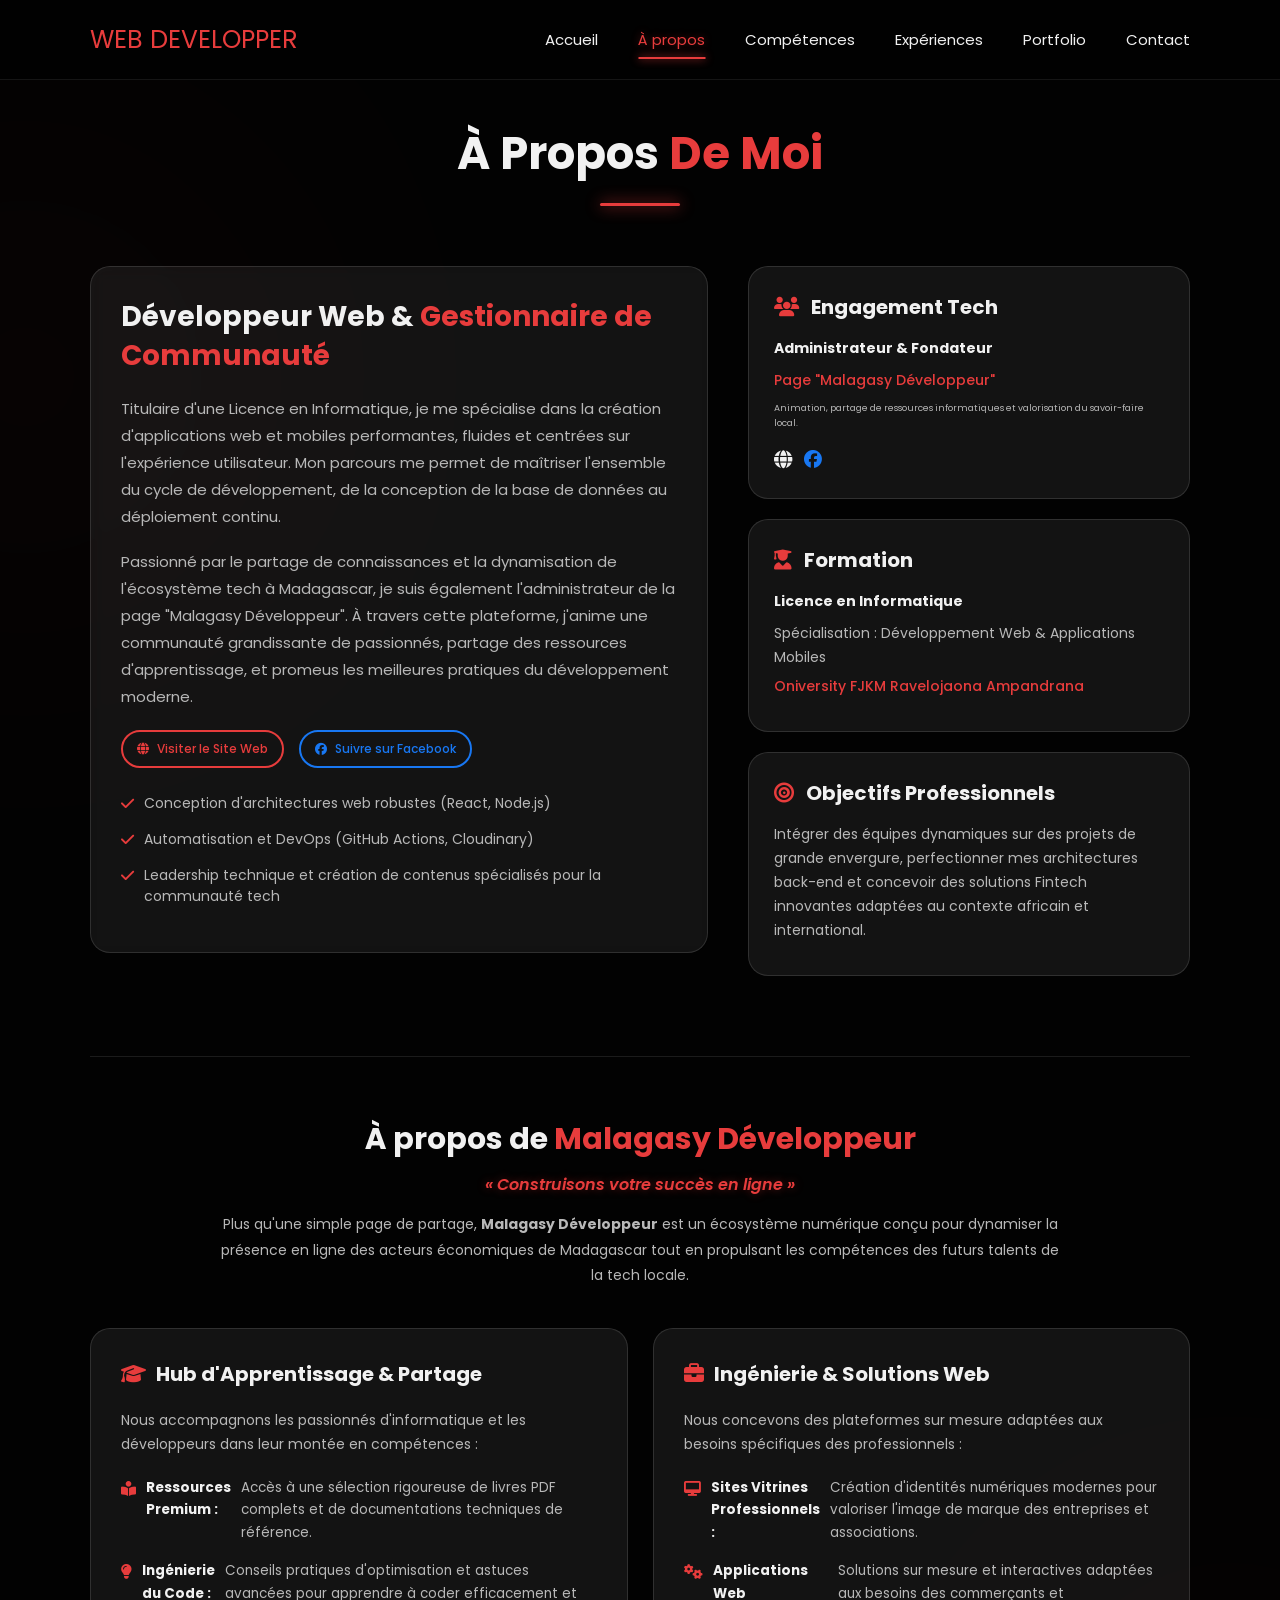
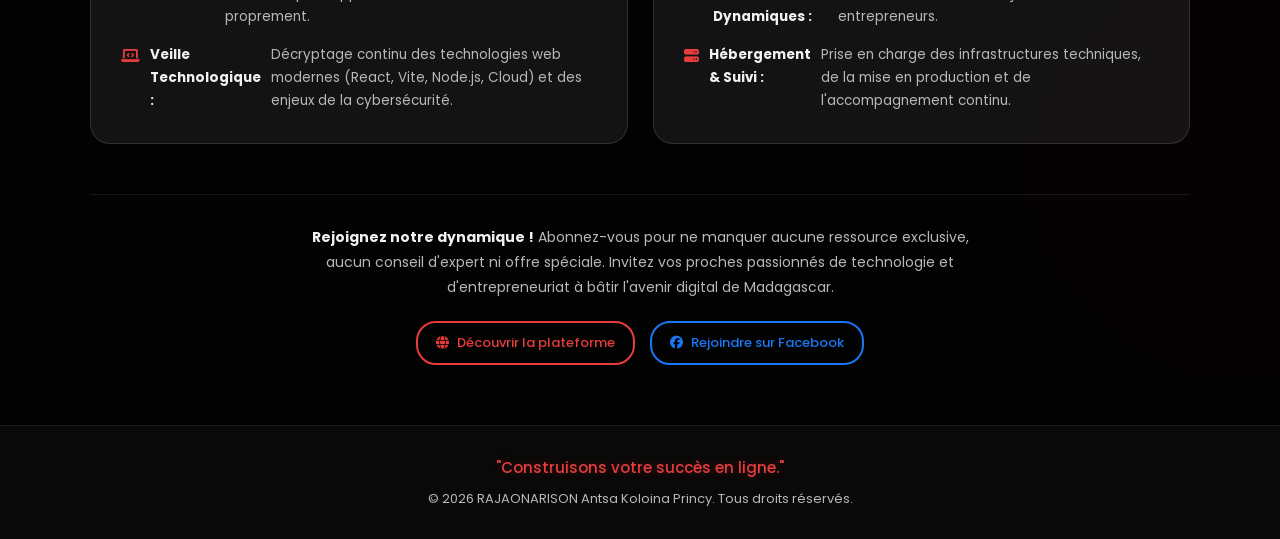
<file: about.html>
<!DOCTYPE html>
<html lang="fr">
<head>
    <meta charset="UTF-8">
    <meta name="viewport" content="width=device-width, initial-scale=1.0">
    <title>À Propos | RAJAONARISON Antsa Koloina Princy</title>
    <link rel="stylesheet" href="about.css">
    <link rel="stylesheet" href="https://unpkg.com/boxicons@2.1.4/css/boxicons.min.css">
    <link rel="stylesheet" href="https://cdnjs.cloudflare.com/ajax/libs/font-awesome/6.4.0/css/all.min.css">
</head>
<body>

    <!-- Navigation -->
    <header>
      <a href="" class="logo">
        <span class="sp-1">WEB</span><span class="sp-2"> DEVELOPPER</span>
      </a>
      <i class="bx bx-menu" id="menu-burger"></i>
      <nav class="navbar">
        <a href="index.html">Accueil</a>
        <a href="about.html" class="active">À propos</a>
        <a href="competences.html" class="nav-link">Compétences</a>
        <a href="experiences.html" class="nav-link">Expériences</a>
        <a href="Portfolio.html">Portfolio</a>
        <a href="Contact.html">Contact</a>
      </nav>
    </header>

    <main class="page-container">
        <section class="detailed-section">
            <div class="container">
                <h1 class="page-title">À Propos <span class="accent">De Moi</span></h1>
                
                <div class="about-grid-detailed">
                    <!-- Colonne Principale (Gauche) -->
                    <div class="about-main-text">
                        <h2>Développeur Web & <span class="accent">Gestionnaire de Communauté</span></h2>
                        <p>
                            Titulaire d'une Licence en Informatique, je me spécialise dans la création d'applications web et mobiles performantes, fluides et centrées sur l'expérience utilisateur. Mon parcours me permet de maîtriser l'ensemble du cycle de développement, de la conception de la base de données au déploiement continu.
                        </p>
                        <p>
                            Passionné par le partage de connaissances et la dynamisation de l'écosystème tech à Madagascar, je suis également l'administrateur de la page "Malagasy Développeur". À travers cette plateforme, j'anime une communauté grandissante de passionnés, partage des ressources d'apprentissage, et promeus les meilleures pratiques du développement moderne.
                        </p>
                
                        <!-- Boutons d'action -->
                        <div class="community-links" style="margin: 20px 0; display: flex; gap: 15px; flex-wrap: wrap;">
                            <a href="https://malagasydeveloppeur.netlify.app/" target="_blank" rel="noopener noreferrer" class="btn btn-primary btn-sm">
                                <i class="fas fa-globe"></i> Visiter le Site Web
                            </a>
                            <a href="https://www.facebook.com/share/14etR3D4cDu/?mibextid=wwXlfr" target="_blank" rel="noopener noreferrer" class="btn btn-secondary btn-sm">
                                <i class="fab fa-facebook"></i> Suivre sur Facebook
                            </a>
                        </div>
                
                        <ul class="custom-bullets">
                            <li><i class="fas fa-check accent"></i> Conception d'architectures web robustes (React, Node.js)</li>
                            <li><i class="fas fa-check accent"></i> Automatisation et DevOps (GitHub Actions, Cloudinary)</li>
                            <li><i class="fas fa-check accent"></i> Leadership technique et création de contenus spécialisés pour la communauté tech</li>
                        </ul>
                    </div>
                
                    <!-- Colonne Latérale / Sidebar (Droite) -->
                    <div class="about-sidebar-cards">
                        <!-- Carte 1 : Engagement Tech (Malagasy Développeur) -->
                        <div class="info-card-detailed community-card">
                            <h3><i class="fas fa-users accent"></i> Engagement Tech</h3>
                            <p><strong>Administrateur & Fondateur</strong></p>
                            <p class="institution">Page "Malagasy Développeur"</p>
                            <p style="font-size: 0.9rem; margin-top: 8px; color: var(--text-muted);">Animation, partage de ressources informatiques et valorisation du savoir-faire local.</p>
                            
                            <!-- Liens rapides -->
                            <div class="card-quick-links" style="margin-top: 15px; display: flex; gap: 12px;">
                                <a href="https://malagasydeveloppeur.netlify.app/" target="_blank" rel="noopener noreferrer" title="Site Web" style="color: var(--accent-color); font-size: 1.2rem;"><i class="fas fa-globe"></i></a>
                                <a href="https://www.facebook.com/share/14etR3D4cDu/?mibextid=wwXlfr" target="_blank" rel="noopener noreferrer" title="Page Facebook" style="color: #1877f2; font-size: 1.2rem;"><i class="fab fa-facebook"></i></a>
                            </div>
                        </div>
                
                        <!-- Carte 2 : Formation & Diplôme -->
                        <div class="info-card-detailed">
                            <h3><i class="fas fa-user-graduate accent"></i> Formation</h3>
                            <p><strong>Licence en Informatique</strong></p>
                            <p style="margin-bottom: 5px;">Spécialisation : Développement Web & Applications Mobiles</p>
                            <p class="institution">Oniversity FJKM Ravelojaona Ampandrana</p>
                        </div>
                        
                        <!-- Carte 3 : Objectifs -->
                        <div class="info-card-detailed">
                            <h3><i class="fas fa-bullseye accent"></i> Objectifs Professionnels</h3>
                            <p>Intégrer des équipes dynamiques sur des projets de grande envergure, perfectionner mes architectures back-end et concevoir des solutions Fintech innovantes adaptées au contexte africain et international.</p>
                        </div>
                    </div>
                </div> <!-- Fin de la grille (.about-grid-detailed) -->

                <!-- ===========================================================
                     NOUVELLE SECTION : DEPLOYMENT & DETAIL MALAGASY DEVELOPPEUR
                     =========================================================== -->
                <div class="malagasy-dev-section" style="margin-top: 60px;">
                    <div class="brand-intro" style="text-align: center; margin-bottom: 40px;">
                        <h2 style="font-size: 2rem; margin-bottom: 10px;">À propos de <span class="accent">Malagasy Développeur</span></h2>
                        <p class="slogan-lead" style="font-size: 1.2rem; color: var(--accent-color); font-style: italic; font-weight: 600;">
                            « Construisons votre succès en ligne »
                        </p>
                        <p class="brand-description" style="color: var(--text-muted); max-width: 850px; margin: 15px auto 0 auto; font-size: 1.05rem; line-height: 1.7;">
                            Plus qu'une simple page de partage, <strong>Malagasy Développeur</strong> est un écosystème numérique conçu pour dynamiser la présence en ligne des acteurs économiques de Madagascar tout en propulsant les compétences des futurs talents de la tech locale.
                        </p>
                    </div>
    
                    <div class="services-twin-grid">
                        <!-- Axe 1 : Incubation et Apprentissage -->
                        <div class="hub-card">
                            <h3 style="font-size: 1.3rem; margin-bottom: 20px; display: flex; align-items: center; gap: 10px;">
                                <i class="fas fa-graduation-cap accent"></i> Hub d'Apprentissage & Partage
                            </h3>
                            <p style="color: var(--text-muted); font-size: 0.95rem; margin-bottom: 20px;">
                                Nous accompagnons les passionnés d'informatique et les développeurs dans leur montée en compétences :
                            </p>
                            <ul class="hub-list">
                                <li><i class="fas fa-book-reader accent"></i> <strong>Ressources Premium :</strong> Accès à une sélection rigoureuse de livres PDF complets et de documentations techniques de référence.</li>
                                <li><i class="fas fa-lightbulb accent"></i> <strong>Ingénierie du Code :</strong> Conseils pratiques d'optimisation et astuces avancées pour apprendre à coder efficacement et proprement.</li>
                                <li><i class="fas fa-laptop-code accent"></i> <strong>Veille Technologique :</strong> Décryptage continu des technologies web modernes (React, Vite, Node.js, Cloud) et des enjeux de la cybersécurité.</li>
                            </ul>
                        </div>
    
                        <!-- Axe 2 : Agence Digitale & Solutions B2B -->
                        <div class="hub-card">
                            <h3 style="font-size: 1.3rem; margin-bottom: 20px; display: flex; align-items: center; gap: 10px;">
                                <i class="fas fa-briefcase accent"></i> Ingénierie & Solutions Web
                            </h3>
                            <p style="color: var(--text-muted); font-size: 0.95rem; margin-bottom: 20px;">
                                Nous concevons des plateformes sur mesure adaptées aux besoins spécifiques des professionnels :
                            </p>
                            <ul class="hub-list">
                                <li><i class="fas fa-desktop accent"></i> <strong>Sites Vitrines Professionnels :</strong> Création d'identités numériques modernes pour valoriser l'image de marque des entreprises et associations.</li>
                                <li><i class="fas fa-cogs accent"></i> <strong>Applications Web Dynamiques :</strong> Solutions sur mesure et interactives adaptées aux besoins des commerçants et entrepreneurs.</li>
                                <li><i class="fas fa-server accent"></i> <strong>Hébergement & Suivi :</strong> Prise en charge des infrastructures techniques, de la mise en production et de l'accompagnement continu.</li>
                            </ul>
                        </div>
                    </div>
    
                    <!-- Zone de CTA (Appel à l'action) -->
                    <div class="community-cta-box" style="text-align: center; margin-top: 40px; padding-top: 30px; border-top: 1px solid rgba(255,255,255,0.08);">
                        <p style="color: var(--text-muted); margin-bottom: 20px; max-width: 700px; margin-left: auto; margin-right: auto;">
                            <strong>Rejoignez notre dynamique !</strong> Abonnez-vous pour ne manquer aucune ressource exclusive, aucun conseil d'expert ni offre spéciale. Invitez vos proches passionnés de technologie et d'entrepreneuriat à bâtir l'avenir digital de Madagascar.
                        </p>
                        <div style="display: flex; justify-content: center; gap: 15px; flex-wrap: wrap;">
                            <a href="https://malagasydeveloppeur.netlify.app/" target="_blank" rel="noopener noreferrer" class="btn btn-primary">
                                <i class="fas fa-globe"></i> Découvrir la plateforme
                            </a>
                            <a href="https://www.facebook.com/share/14etR3D4cDu/?mibextid=wwXlfr" target="_blank" rel="noopener noreferrer" class="btn btn-secondary" style="border-color: #1877f2; color: #1877f2;">
                                <i class="fab fa-facebook"></i> Rejoindre sur Facebook
                            </a>
                        </div>
                    </div>
                </div>
    
            </div> <!-- Fin du .container -->
        </section>
    </main>
    
            </div>
        </section>
    </main>
    <footer class="footer">
        <div class="container footer-content">
            <p class="footer-slogan">"Construisons votre succès en ligne."</p>
            <p class="copyright">&copy; 2026 RAJAONARISON Antsa Koloina Princy. Tous droits réservés.</p>
        </div>
    </footer>

    <script src="script.js"></script>
</body>
</html>
</file>
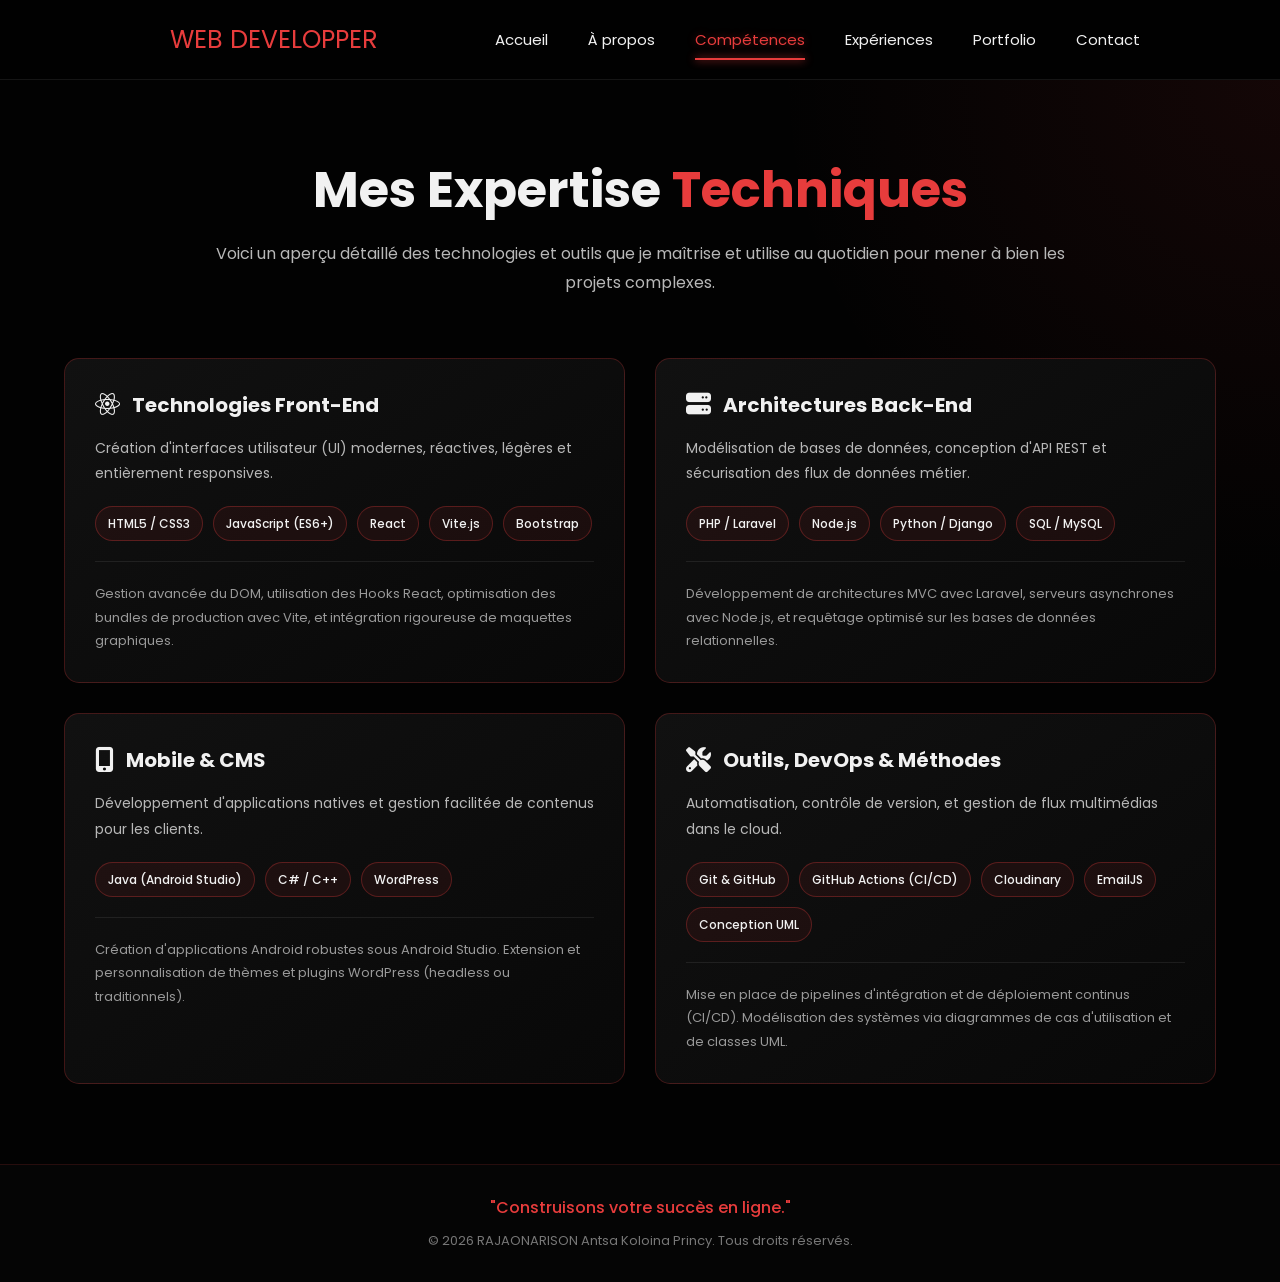
<file: competences.html>
<!DOCTYPE html>
<html lang="fr">
<head>
    <meta charset="UTF-8">
    <meta name="viewport" content="width=device-width, initial-scale=1.0">
    <title>Compétences | RAJAONARISON Antsa Koloina Princy</title>
    <link rel="stylesheet" href="https://unpkg.com/boxicons@2.1.4/css/boxicons.min.css">
    <link rel="stylesheet" href="style.css">
    <link rel="stylesheet" href="competences.css">
    <link rel="stylesheet" href="https://cdnjs.cloudflare.com/ajax/libs/font-awesome/6.4.0/css/all.min.css">
</head>
<body>

    <header>
      <a href="" class="logo">
        <span class="sp-1">WEB</span><span class="sp-2"> DEVELOPPER</span>
      </a>
      <i class="bx bx-menu" id="menu-burger"></i>
      <nav class="navbar">
        <a href="index.html">Accueil</a>
        <a href="about.html">À propos</a>
        <a href="competences.html"  class="active">Compétences</a>
        <a href="experiences.html">Expériences</a>
        <a href="Portfolio.html">Portfolio</a>
        <a href="Contact.html">Contact</a>
      </nav>
    </header>

    <main class="page-container">
        <section class="detailed-section">
            <div class="container">
                <h1 class="page-title">Mes Expertise <span class="accent">Techniques</span></h1>
                <p class="section-intro">Voici un aperçu détaillé des technologies et outils que je maîtrise et utilise au quotidien pour mener à bien les projets complexes.</p>

                <div class="skills-detailed-grid">
                    <div class="skill-group-box">
                        <h2><i class="fab fa-react accent"></i> Technologies Front-End</h2>
                        <p>Création d'interfaces utilisateur (UI) modernes, réactives, légères et entièrement responsives.</p>
                        <div class="tech-tags">
                            <span class="tag">HTML5 / CSS3</span>
                            <span class="tag">JavaScript (ES6+)</span>
                            <span class="tag">React</span>
                            <span class="tag">Vite.js</span>
                            <span class="tag">Bootstrap</span>
                        </div>
                        <div class="skill-description">
                            <p>Gestion avancée du DOM, utilisation des Hooks React, optimisation des bundles de production avec Vite, et intégration rigoureuse de maquettes graphiques.</p>
                        </div>
                    </div>

                    <div class="skill-group-box">
                        <h2><i class="fas fa-server accent"></i> Architectures Back-End</h2>
                        <p>Modélisation de bases de données, conception d'API REST et sécurisation des flux de données métier.</p>
                        <div class="tech-tags">
                            <span class="tag">PHP / Laravel</span>
                            <span class="tag">Node.js</span>
                            <span class="tag">Python / Django</span>
                            <span class="tag">SQL / MySQL</span>
                        </div>
                        <div class="skill-description">
                            <p>Développement de architectures MVC avec Laravel, serveurs asynchrones avec Node.js, et requêtage optimisé sur les bases de données relationnelles.</p>
                        </div>
                    </div>

                    <div class="skill-group-box">
                        <h2><i class="fas fa-mobile-alt accent"></i> Mobile & CMS</h2>
                        <p>Développement d'applications natives et gestion facilitée de contenus pour les clients.</p>
                        <div class="tech-tags">
                            <span class="tag">Java (Android Studio)</span>
                            <span class="tag">C# / C++</span>
                            <span class="tag">WordPress</span>
                        </div>
                        <div class="skill-description">
                            <p>Création d'applications Android robustes sous Android Studio. Extension et personnalisation de thèmes et plugins WordPress (headless ou traditionnels).</p>
                        </div>
                    </div>

                    <div class="skill-group-box">
                        <h2><i class="fas fa-tools accent"></i> Outils, DevOps & Méthodes</h2>
                        <p>Automatisation, contrôle de version, et gestion de flux multimédias dans le cloud.</p>
                        <div class="tech-tags">
                            <span class="tag">Git & GitHub</span>
                            <span class="tag">GitHub Actions (CI/CD)</span>
                            <span class="tag">Cloudinary</span>
                            <span class="tag">EmailJS</span>
                            <span class="tag">Conception UML</span>
                        </div>
                        <div class="skill-description">
                            <p>Mise en place de pipelines d'intégration et de déploiement continus (CI/CD). Modélisation des systèmes via diagrammes de cas d'utilisation et de classes UML.</p>
                        </div>
                    </div>
                </div>
            </div>
        </section>
    </main>

    <footer class="footer">
        <div class="container footer-content">
            <p class="footer-slogan">"Construisons votre succès en ligne."</p>
            <p class="copyright">&copy; 2026 RAJAONARISON Antsa Koloina Princy. Tous droits réservés.</p>
        </div>
    </footer>

    <script src="script.js"></script>
</body>
</html>
</file>
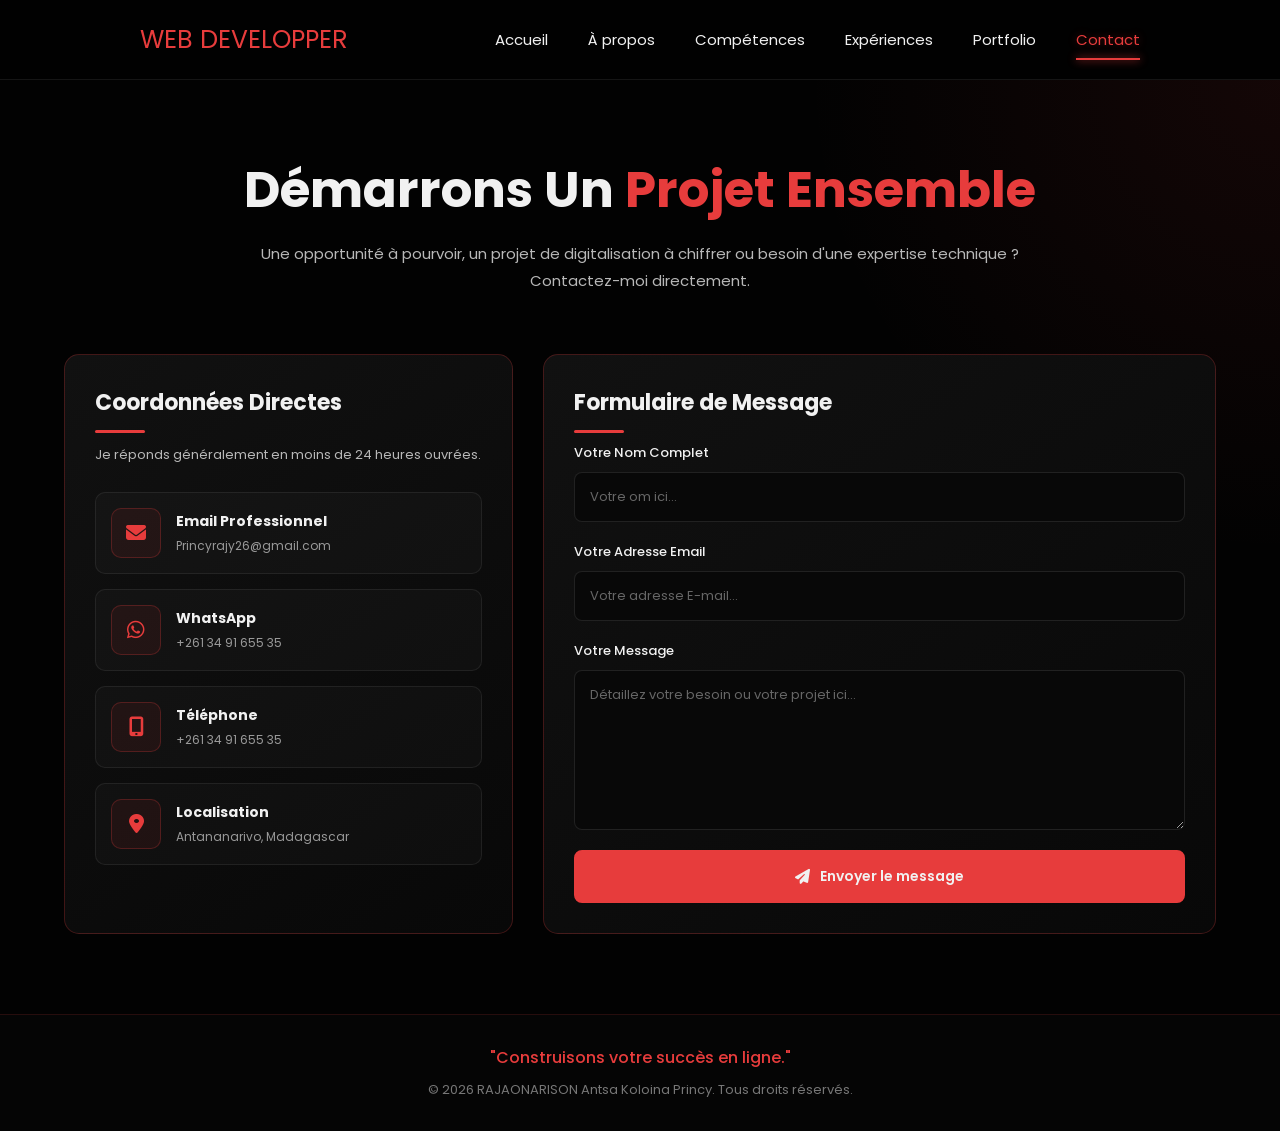
<file: Contact.html>
<!DOCTYPE html>
<html lang="fr">
<head>
    <meta charset="UTF-8">
    <meta name="viewport" content="width=device-width, initial-scale=1.0">
    <title>Contact | RAJAONARISON Antsa Koloina Princy</title>
    <link rel="stylesheet" href="style.css">
    <link rel="stylesheet" href="Contact.css">
    <link rel="stylesheet" href="https://unpkg.com/boxicons@2.1.4/css/boxicons.min.css">
    <link rel="stylesheet" href="https://cdnjs.cloudflare.com/ajax/libs/font-awesome/6.4.0/css/all.min.css">
</head>
<body>

    <header>
      <a href="" class="logo">
        <span class="sp-1">WEB</span><span class="sp-2"> DEVELOPPER</span>
      </a>
      <i class="bx bx-menu" id="menu-burger"></i>
      <nav class="navbar">
        <a href="index.html">Accueil</a>
        <a href="about.html">À propos</a>
        <a href="competences.html">Compétences</a>
        <a href="experiences.html">Expériences</a>
        <a href="Portfolio.html">Portfolio</a>
        <a href="Contact.html" class="active">Contact</a>
      </nav>
    </header>

    <main class="page-container">
        <section class="detailed-section">
            <div class="container">
                <h1 class="page-title">Démarrons Un <span class="accent">Projet Ensemble</span></h1>
                <p class="section-intro">Une opportunité à pourvoir, un projet de digitalisation à chiffrer ou besoin d'une expertise technique ? Contactez-moi directement.</p>

                <div class="contact-page-wrapper">
                    <div class="contact-channels-panel">
                        <h2>Coordonnées Directes</h2>
                        <p>Je réponds généralement en moins de 24 heures ouvrées.</p>
                        
                        <div class="channel-cards-list">
                            <a href="mailto:Princyrajy26@gmail.com?subject=Demande%20de%20contact%20-%20Portfolio" class="channel-card email-card">
                                <div class="channel-icon"><i class="fas fa-envelope"></i></div>
                                <div class="channel-text">
                                    <h3>Email Professionnel</h3>
                                    <span>Princyrajy26@gmail.com</span>
                                </div>
                            </a>

                            <a href="https://wa.me/261349165535" target="_blank" rel="noopener noreferrer" class="channel-card whatsapp-card">
                                <div class="channel-icon"><i class="fab fa-whatsapp"></i></div>
                                <div class="channel-text">
                                    <h3>WhatsApp</h3>
                                    <span>+261 34 91 655 35</span>
                                </div>
                            </a>

                            <a href="tel:+261349165535" class="channel-card phone-card">
                                <div class="channel-icon"><i class="fas fa-mobile-alt"></i></div>
                                <div class="channel-text">
                                    <h3>Téléphone</h3>
                                    <span>+261 34 91 655 35</span>
                                </div>
                            </a>

                            <a href="https://maps.app.goo.gl/vVMt1ASCcxTiuUFE6" target="_blank" rel="noopener noreferrer" class="channel-card location-card">
                                <div class="channel-icon"><i class="fas fa-map-marker-alt"></i></div>
                                <div class="channel-text">
                                    <h3>Localisation</h3>
                                    <span>Antananarivo, Madagascar</span>
                                </div>
                            </a>
                        </div>
                    </div>

                    <div class="contact-form-main-panel">
                        <h2>Formulaire de Message</h2>
                        <form id="portfolio-form-page">
                            <div class="form-row">
                                <div class="form-group-page">
                                    <label for="name">Votre Nom Complet</label>
                                    <input type="text" id="name" name="name" placeholder="Votre om ici..." required>
                                </div>
                            </div>
                            <div class="form-row">
                                <div class="form-group-page">
                                    <label for="email">Votre Adresse Email</label>
                                    <input type="email" id="email" name="email" placeholder="Votre adresse E-mail..." required>
                                </div>
                            </div>
                            <div class="form-row">
                                <div class="form-group-page">
                                    <label for="message">Votre Message</label>
                                    <textarea id="message" name="message" placeholder="Détaillez votre besoin ou votre projet ici..." rows="6" required></textarea>
                                </div>
                            </div>
                            <button type="submit" class="btn btn-primary submit-large">
                                <i class="fas fa-paper-plane"></i> Envoyer le message
                            </button>
                        </form>
                    </div>
                </div>
            </div>
        </section>
    </main>

    <footer class="footer">
        <div class="container footer-content">
            <p class="footer-slogan">"Construisons votre succès en ligne."</p>
            <p class="copyright">&copy; 2026 RAJAONARISON Antsa Koloina Princy. Tous droits réservés.</p>
        </div>
    </footer>

    <script src="script.js"></script>
</body>
</html>
</file>
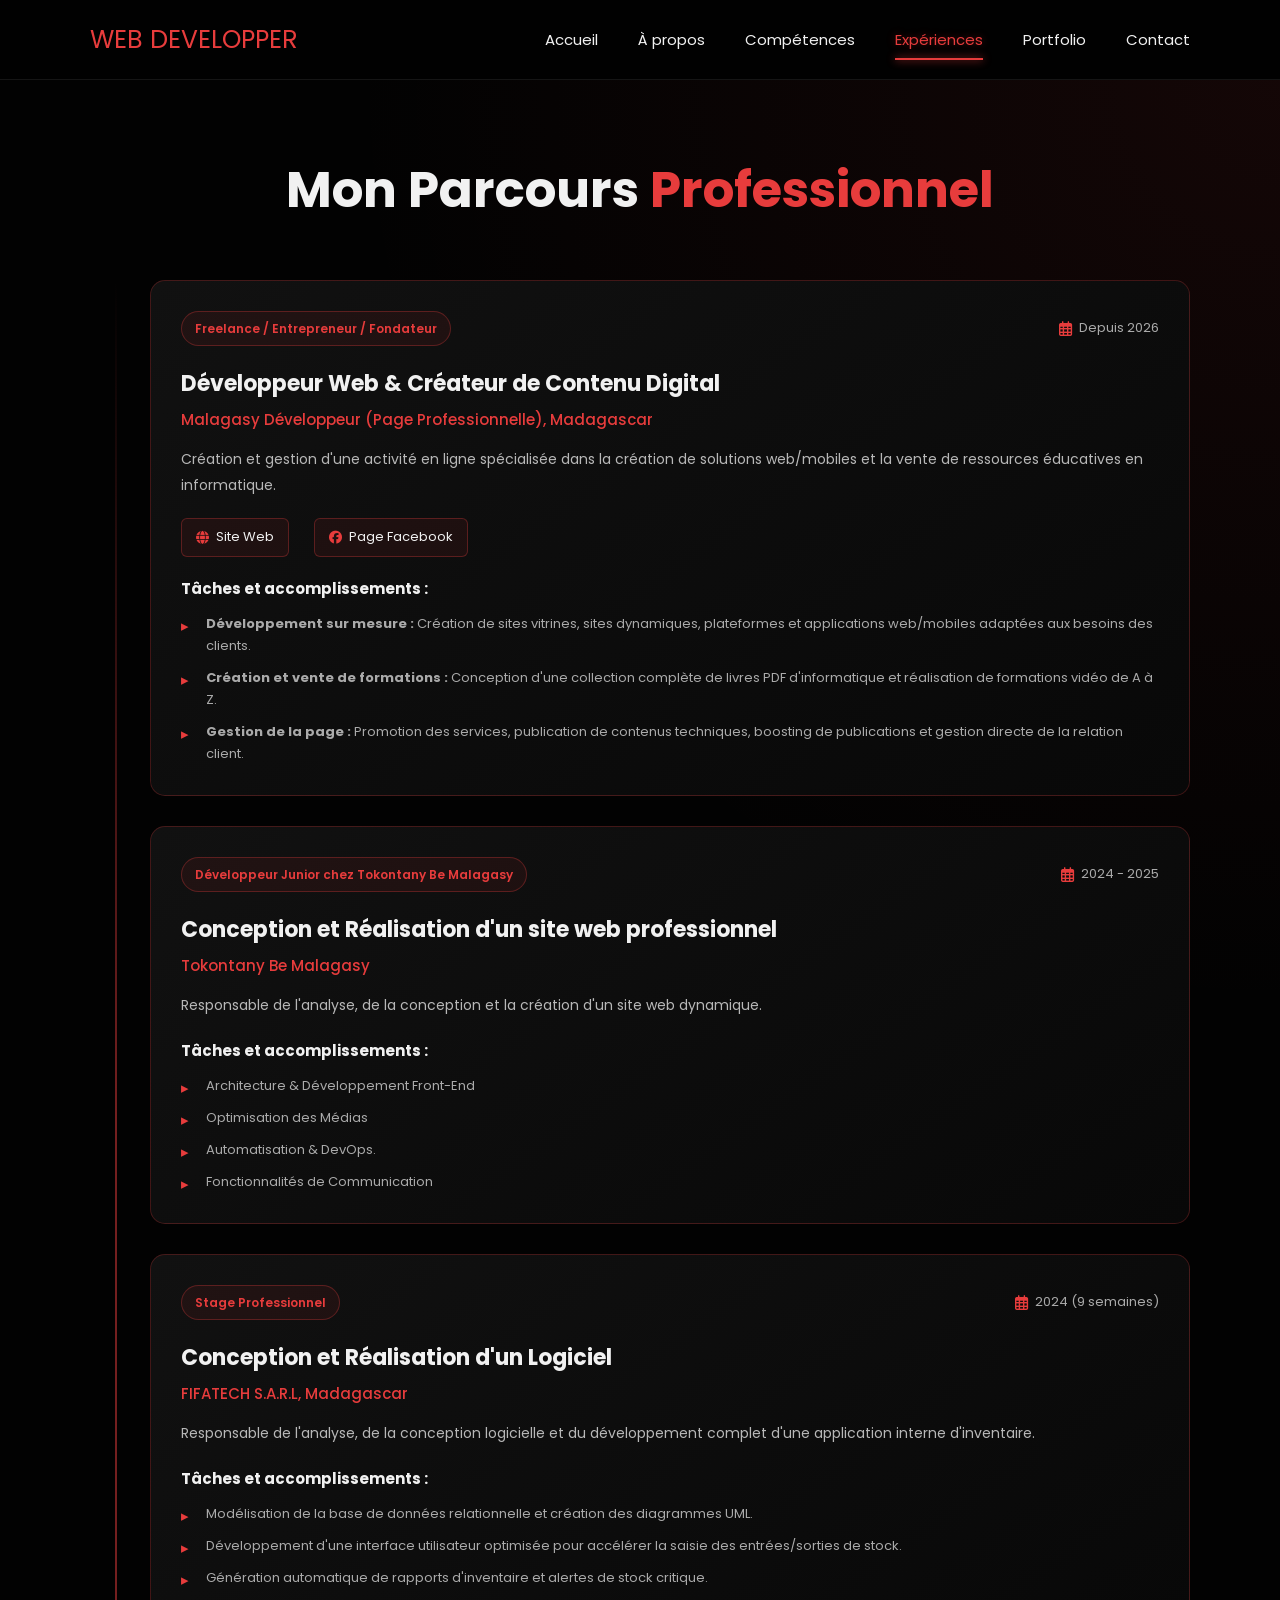
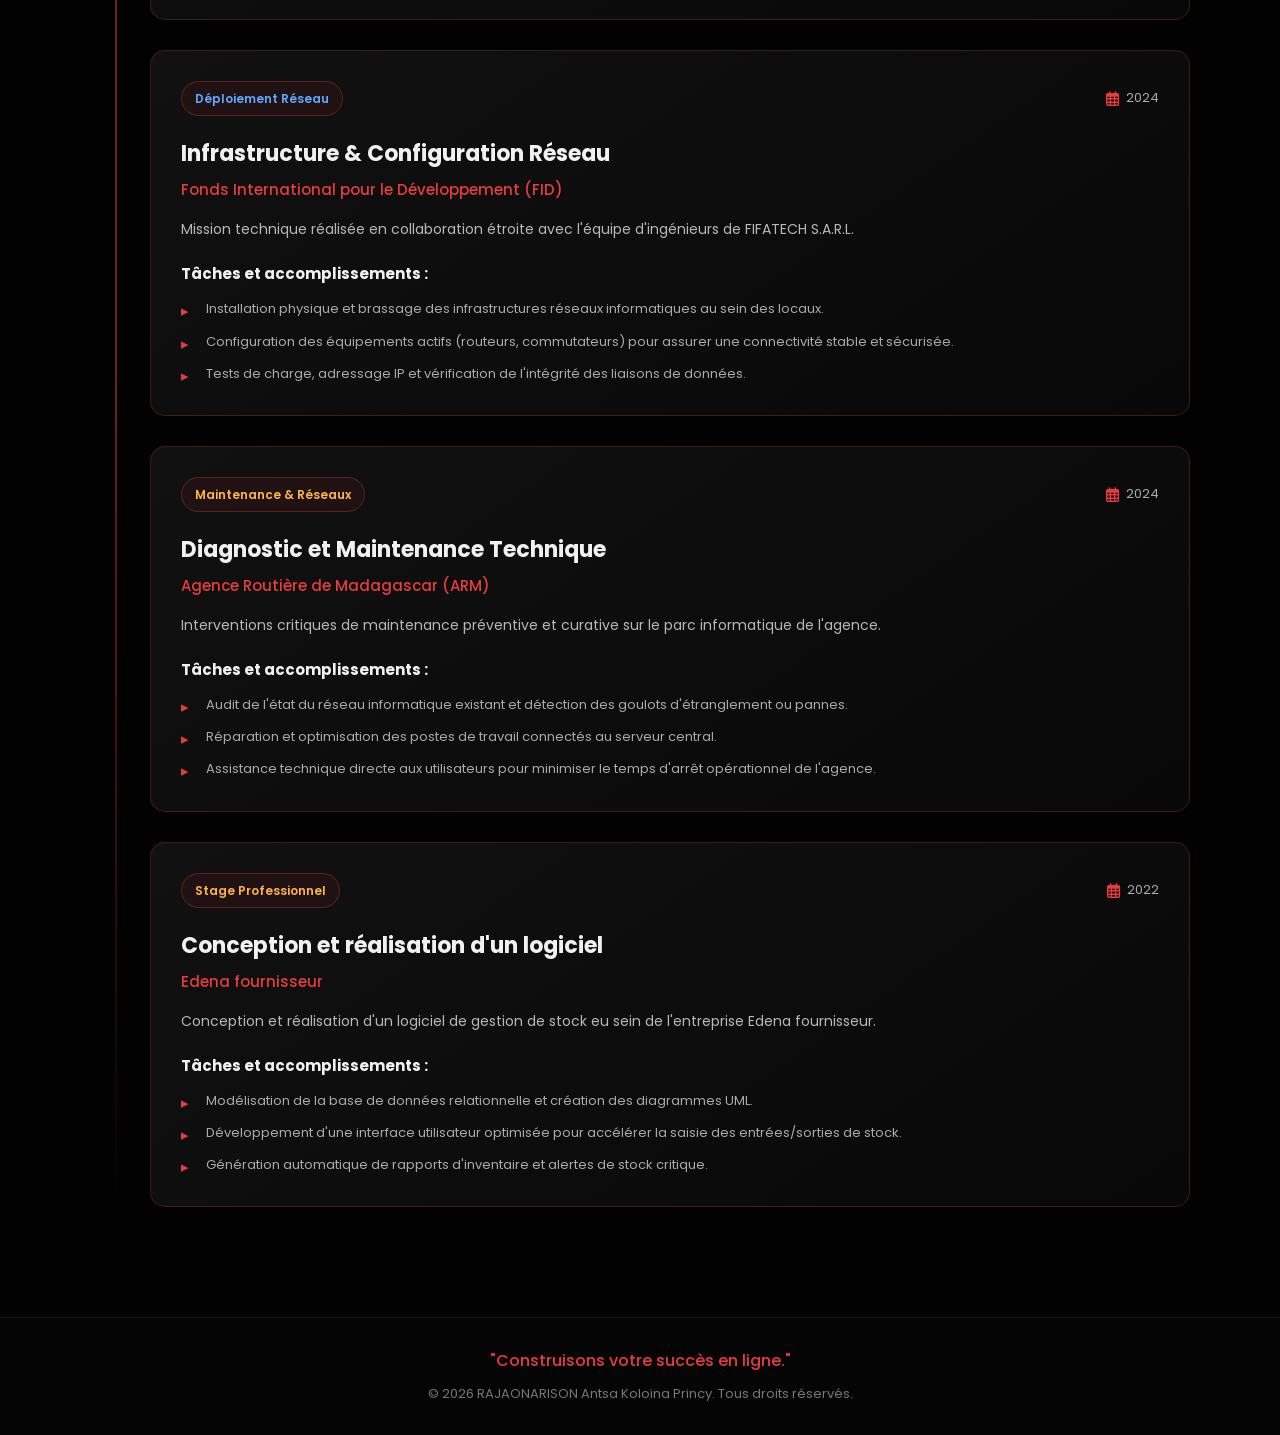
<file: experiences.html>
<!DOCTYPE html>
<html lang="fr">
<head>
    <meta charset="UTF-8">
    <meta name="viewport" content="width=device-width, initial-scale=1.0">
    <title>Expériences | RAJAONARISON Antsa Koloina Princy</title>
    <link rel="stylesheet" href="style.css">
    <link rel="stylesheet" href="experiences.css">
    <link rel="stylesheet" href="https://unpkg.com/boxicons@2.1.4/css/boxicons.min.css">
    <link rel="stylesheet" href="https://cdnjs.cloudflare.com/ajax/libs/font-awesome/6.4.0/css/all.min.css">
</head>
<body>

    <header>
      <a href="" class="logo">
        <span class="sp-1">WEB</span><span class="sp-2"> DEVELOPPER</span>
      </a>
      <i class="bx bx-menu" id="menu-burger"></i>
      <nav class="navbar">
        <a href="index.html">Accueil</a>
        <a href="about.html">À propos</a>
        <a href="competences.html">Compétences</a>
        <a href="experiences.html" class="active">Expériences</a>
        <a href="Portfolio.html">Portfolio</a>
        <a href="Contact.html">Contact</a>
      </nav>
    </header>

    <main class="page-container">
        <section class="detailed-section">
            <div class="container">
                <h1 class="page-title">Mon Parcours <span class="accent">Professionnel</span></h1>
                
                <div class="experience-detailed-list">

                    <div class="exp-detail-card">
                        <div class="exp-header">
                            <span class="exp-badge">Freelance / Entrepreneur / Fondateur</span>
                            <span class="exp-date"><i class="far fa-calendar-alt"></i> Depuis 2026</span>
                        </div>
                        <h2>Développeur Web & Créateur de Contenu Digital</h2>
                        <h3>Malagasy Développeur (Page Professionnelle), Madagascar</h3>
                        <p class="exp-summary">Création et gestion d'une activité en ligne spécialisée dans la création de solutions web/mobiles et la vente de ressources éducatives en informatique.</p>
                        
                        <div class="exp-links" style="margin-bottom: 15px;">
                            <a href="https://malagasydeveloppeur.netlify.app/" target="_blank" style="margin-right: 15px; text-decoration: none; color: #007bff;"><i class="fas fa-globe"></i> Site Web</a>
                            <a href="https://www.facebook.com/share/14etR3D4cDu/?mibextid=wwXlfr" target="_blank" style="text-decoration: none; color: #3b5998;"><i class="fab fa-facebook"></i> Page Facebook</a>
                        </div>
                    
                        <h4>Tâches et accomplissements :</h4>
                        <ul>
                            <li><strong>Développement sur mesure :</strong> Création de sites vitrines, sites dynamiques, plateformes et applications web/mobiles adaptées aux besoins des clients.</li>
                            <li><strong>Création et vente de formations :</strong> Conception d'une collection complète de livres PDF d'informatique et réalisation de formations vidéo de A à Z.</li>
                            <li><strong>Gestion de la page :</strong> Promotion des services, publication de contenus techniques, boosting de publications et gestion directe de la relation client.</li>
                        </ul>
                    </div>

                    <div class="exp-detail-card">
                        <div class="exp-header">
                            <span class="exp-badge">Développeur Junior chez Tokontany Be Malagasy</span>
                            <span class="exp-date"><i class="far fa-calendar-alt"></i> 2024 - 2025</span>
                        </div>
                        <h2>Conception et Réalisation d'un site web professionnel </h2>
                        <h3>Tokontany Be Malagasy</h3>
                        <p class="exp-summary">Responsable de l'analyse, de la conception et la création d'un site web dynamique.</p>
                        <h4>Tâches et accomplissements :</h4>
                        <ul>
                            <li>Architecture & Développement Front-End</li>
                            <li>Optimisation des Médias</li>
                            <li>Automatisation & DevOps.</li>
                            <li>Fonctionnalités de Communication</li>
                        </ul>
                    </div>

                    <div class="exp-detail-card">
                        <div class="exp-header">
                            <span class="exp-badge">Stage Professionnel</span>
                            <span class="exp-date"><i class="far fa-calendar-alt"></i> 2024 (9 semaines)</span>
                        </div>
                        <h2>Conception et Réalisation d'un Logiciel </h2>
                        <h3>FIFATECH S.A.R.L, Madagascar</h3>
                        <p class="exp-summary">Responsable de l'analyse, de la conception logicielle et du développement complet d'une application interne d'inventaire.</p>
                        <h4>Tâches et accomplissements :</h4>
                        <ul>
                            <li>Modélisation de la base de données relationnelle et création des diagrammes UML.</li>
                            <li>Développement d'une interface utilisateur optimisée pour accélérer la saisie des entrées/sorties de stock.</li>
                            <li>Génération automatique de rapports d'inventaire et alertes de stock critique.</li>
                        </ul>
                    </div>

                    <div class="exp-detail-card">
                        <div class="exp-header">
                            <span class="exp-badge text-network">Déploiement Réseau</span>
                            <span class="exp-date"><i class="far fa-calendar-alt"></i> 2024</span>
                        </div>
                        <h2>Infrastructure & Configuration Réseau</h2>
                        <h3>Fonds International pour le Développement (FID)</h3>
                        <p class="exp-summary">Mission technique réalisée en collaboration étroite avec l'équipe d'ingénieurs de FIFATECH S.A.R.L.</p>
                        <h4>Tâches et accomplissements :</h4>
                        <ul>
                            <li>Installation physique et brassage des infrastructures réseaux informatiques au sein des locaux.</li>
                            <li>Configuration des équipements actifs (routeurs, commutateurs) pour assurer une connectivité stable et sécurisée.</li>
                            <li>Tests de charge, adressage IP et vérification de l'intégrité des liaisons de données.</li>
                        </ul>
                    </div>

                    <div class="exp-detail-card">
                        <div class="exp-header">
                            <span class="exp-badge text-maintenance">Maintenance & Réseaux</span>
                            <span class="exp-date"><i class="far fa-calendar-alt"></i> 2024</span>
                        </div>
                        <h2>Diagnostic et Maintenance Technique</h2>
                        <h3>Agence Routière de Madagascar (ARM)</h3>
                        <p class="exp-summary">Interventions critiques de maintenance préventive et curative sur le parc informatique de l'agence.</p>
                        <h4>Tâches et accomplissements :</h4>
                        <ul>
                            <li>Audit de l'état du réseau informatique existant et détection des goulots d'étranglement ou pannes.</li>
                            <li>Réparation et optimisation des postes de travail connectés au serveur central.</li>
                            <li>Assistance technique directe aux utilisateurs pour minimiser le temps d'arrêt opérationnel de l'agence.</li>
                        </ul>
                    </div>

                    <div class="exp-detail-card">
                        <div class="exp-header">
                            <span class="exp-badge text-maintenance">Stage Professionnel</span>
                            <span class="exp-date"><i class="far fa-calendar-alt"></i> 2022</span>
                        </div>
                        <h2>Conception et réalisation d'un logiciel</h2>
                        <h3>Edena fournisseur</h3>
                        <p class="exp-summary">Conception et réalisation d'un logiciel de gestion de stock eu sein de l'entreprise Edena fournisseur.</p>
                        <h4>Tâches et accomplissements :</h4>
                        <ul>
                            <li>Modélisation de la base de données relationnelle et création des diagrammes UML.</li>
                            <li>Développement d'une interface utilisateur optimisée pour accélérer la saisie des entrées/sorties de stock.</li>
                            <li>Génération automatique de rapports d'inventaire et alertes de stock critique.</li>
                        </ul>
                </div>
            </div>
        </section>
    </main>

    <footer class="footer">
        <div class="container footer-content">
            <p class="footer-slogan">"Construisons votre succès en ligne."</p>
            <p class="copyright">&copy; 2026 RAJAONARISON Antsa Koloina Princy. Tous droits réservés.</p>
        </div>
    </footer>

    <script src="script.js"></script>
</body>
</html>
</file>
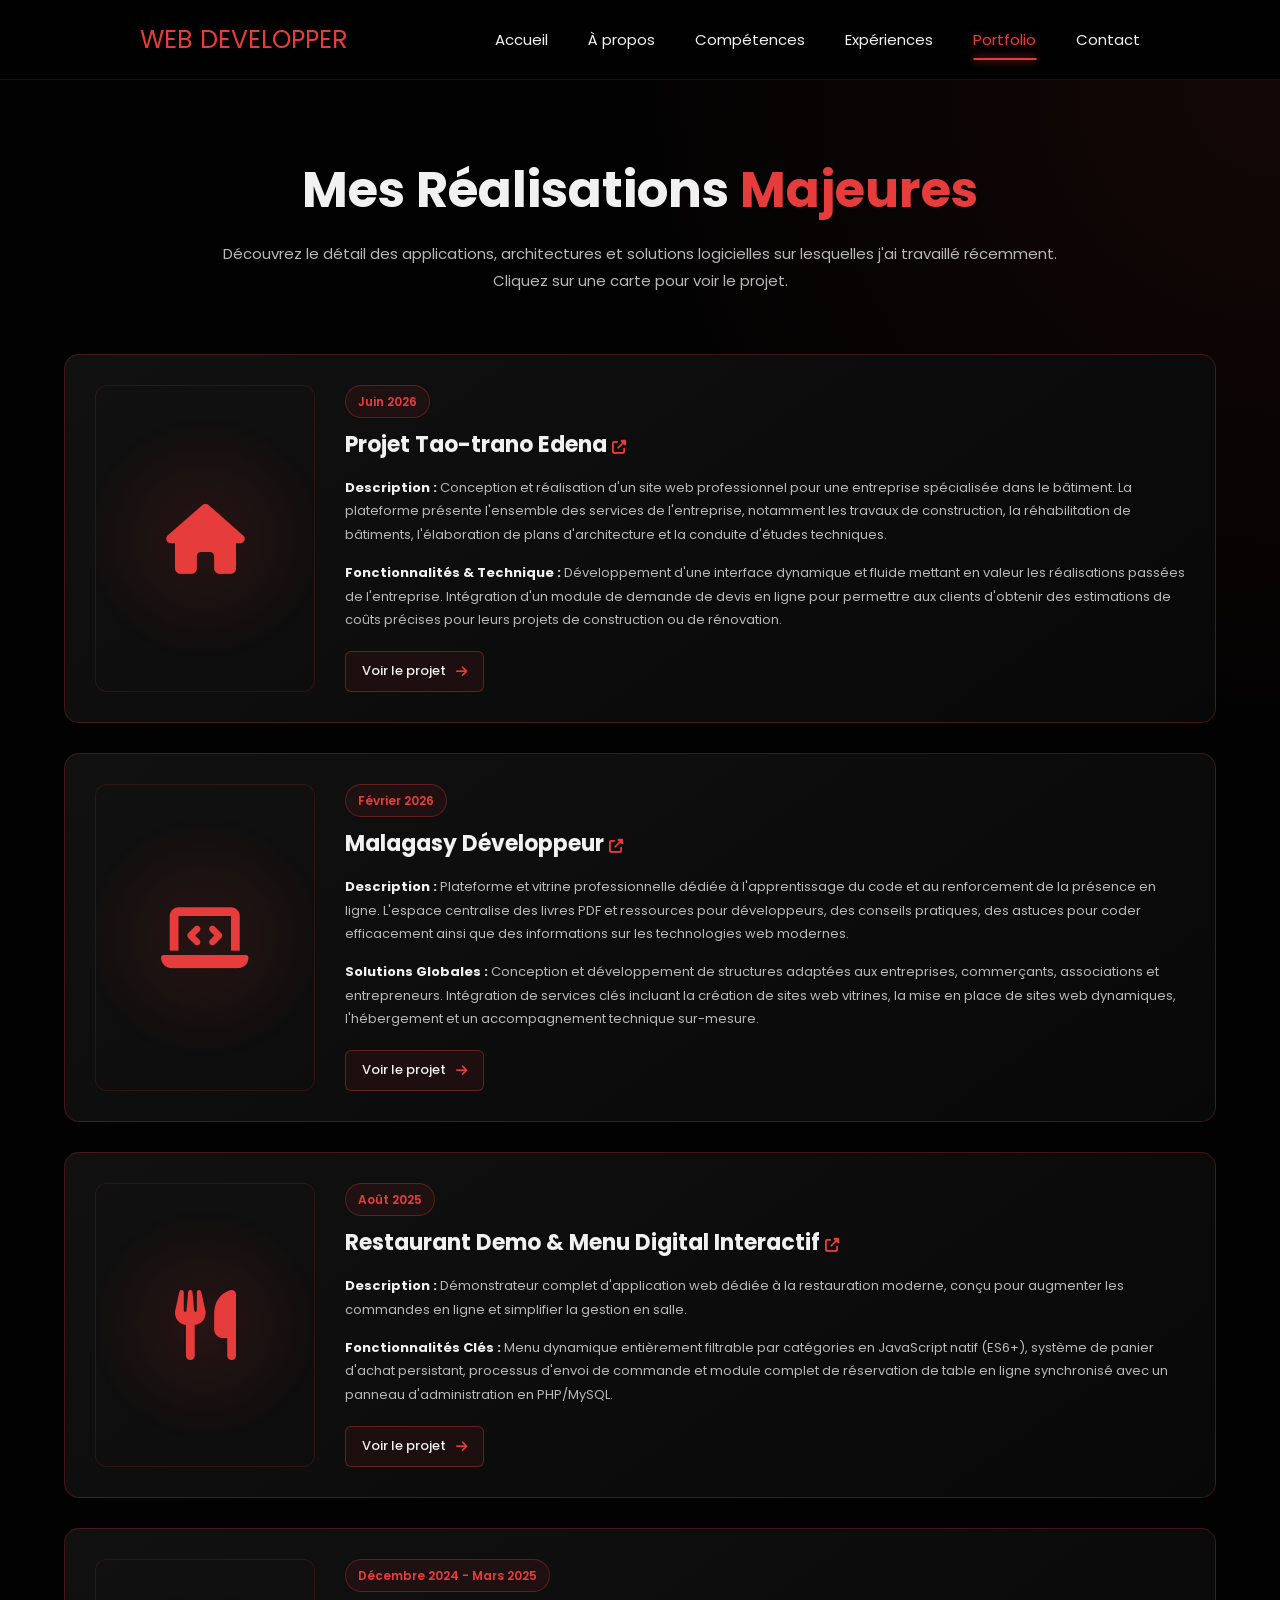
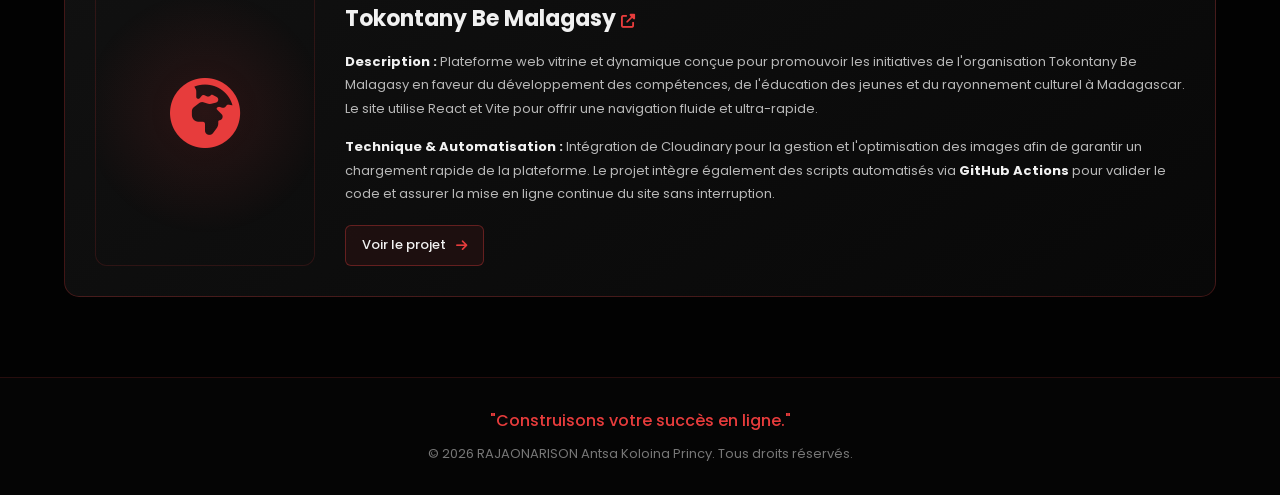
<file: Portfolio.html>
<!DOCTYPE html>
<html lang="fr">
<head>
    <meta charset="UTF-8">
    <meta name="viewport" content="width=device-width, initial-scale=1.0">
    <title>Projets | RAJAONARISON Antsa Koloina Princy</title>
    <link rel="stylesheet" href="style.css">
    <link rel="stylesheet" href="Portfolio.css">
    <link rel="stylesheet" href="https://unpkg.com/boxicons@2.1.4/css/boxicons.min.css">
    <link rel="stylesheet" href="https://cdnjs.cloudflare.com/ajax/libs/font-awesome/6.4.0/css/all.min.css">
</head>
<body>

    <header>
      <a href="" class="logo">
        <span class="sp-1">WEB</span><span class="sp-2"> DEVELOPPER</span>
      </a>
      <i class="bx bx-menu" id="menu-burger"></i>
      <nav class="navbar">
        <a href="index.html">Accueil</a>
        <a href="about.html">À propos</a>
        <a href="competences.html">Compétences</a>
        <a href="experiences.html">Expériences</a>
        <a href="Portfolio.html" class="active">Portfolio</a>
        <a href="Contact.html">Contact</a>
      </nav>
    </header>

    <main class="page-container">
        <section class="detailed-section">
            <div class="container">
                <h1 class="page-title">Mes Réalisations <span class="accent">Majeures</span></h1>
                <p class="section-intro">Découvrez le détail des applications, architectures et solutions logicielles sur lesquelles j'ai travaillé récemment. Cliquez sur une carte pour voir le projet.</p>

                <div class="projects-detailed-gallery">

                    <a href="https://princy420.github.io/tao-trano_Edena/" target="_blank" rel="noopener noreferrer" class="project-detail-block">
                        <div class="project-media-placeholder">
                            <i class="fas fa-home project-large-icon"></i>
                        </div>
                        <div class="project-text-content">
                            <span class="project-detailed-tag">Juin 2026</span>
                            <h2>Projet Tao-trano Edena <i class="fas fa-external-link-alt external-icon"></i></h2>
                            <p>
                                <strong>Description :</strong> Conception et réalisation d'un site web professionnel pour une entreprise spécialisée dans le bâtiment. La plateforme présente l'ensemble des services de l'entreprise, notamment les travaux de construction, la réhabilitation de bâtiments, l'élaboration de plans d'architecture et la conduite d'études techniques.
                            </p>
                            <p>
                                <strong>Fonctionnalités & Technique :</strong> Développement d'une interface dynamique et fluide mettant en valeur les réalisations passées de l'entreprise. Intégration d'un module de demande de devis en ligne pour permettre aux clients d'obtenir des estimations de coûts précises pour leurs projets de construction ou de rénovation.
                            </p>
                            <span class="btn-project-link">Voir le projet <i class="fas fa-arrow-right"></i></span>
                        </div>
                    </a>
                    

                    <!-- PROJET 3 : MALAGASY DÉVELOPPEUR -->
                    <a href="https://malagasydeveloppeur.netlify.app/" target="_blank" rel="noopener noreferrer" class="project-detail-block">
                        <div class="project-media-placeholder">
                            <i class="fas fa-laptop-code project-large-icon"></i>
                        </div>
                        <div class="project-text-content">
                            <span class="project-detailed-tag">Février 2026</span>
                            <h2>Malagasy Développeur <i class="fas fa-external-link-alt external-icon"></i></h2>
                            <p>
                                <strong>Description :</strong> Plateforme et vitrine professionnelle dédiée à l'apprentissage du code et au renforcement de la présence en ligne. L'espace centralise des livres PDF et ressources pour développeurs, des conseils pratiques, des astuces pour coder efficacement ainsi que des informations sur les technologies web modernes.
                            </p>
                            <p>
                                <strong>Solutions Globales :</strong> Conception et développement de structures adaptées aux entreprises, commerçants, associations et entrepreneurs. Intégration de services clés incluant la création de sites web vitrines, la mise en place de sites web dynamiques, l'hébergement et un accompagnement technique sur-mesure.
                            </p>
                            <span class="btn-project-link">Voir le projet <i class="fas fa-arrow-right"></i></span>
                        </div>
                    </a>
                    
                    <!-- PROJET 2 : L'ETOILE DOREE -->
                    <a href="https://princy420.github.io/Projet-Restau/" target="_blank" rel="noopener noreferrer" class="project-detail-block">
                        <div class="project-media-placeholder">
                            <i class="fas fa-utensils project-large-icon"></i>
                        </div>
                        <div class="project-text-content">
                            <span class="project-detailed-tag">Août 2025</span>
                            <h2>Restaurant Demo & Menu Digital Interactif <i class="fas fa-external-link-alt external-icon"></i></h2>
                            <p>
                                <strong>Description :</strong> Démonstrateur complet d'application web dédiée à la restauration moderne, conçu pour augmenter les commandes en ligne et simplifier la gestion en salle.
                            </p>
                            <p>
                                <strong>Fonctionnalités Clés :</strong> Menu dynamique entièrement filtrable par catégories en JavaScript natif (ES6+), système de panier d'achat persistant, processus d'envoi de commande et module complet de réservation de table en ligne synchronisé avec un panneau d'administration en PHP/MySQL.
                            </p>
                            <span class="btn-project-link">Voir le projet <i class="fas fa-arrow-right"></i></span>
                        </div>
                    </a>


                    <!-- PROJET 1 : TOOKONTANY BE MALAGASY -->
                    <a href="https://rinaudgael.github.io/Final-TBM/" target="_blank" rel="noopener noreferrer" class="project-detail-block">
                        <div class="project-media-placeholder">
                            <i class="fas fa-globe-africa project-large-icon"></i>
                        </div>
                        <div class="project-text-content">
                            <span class="project-detailed-tag">Décembre 2024 - Mars 2025</span>
                            <h2>Tokontany Be Malagasy <i class="fas fa-external-link-alt external-icon"></i></h2>
                            <p>
                                <strong>Description :</strong> Plateforme web vitrine et dynamique conçue pour promouvoir les initiatives de l'organisation Tokontany Be Malagasy en faveur du développement des compétences, de l'éducation des jeunes et du rayonnement culturel à Madagascar. Le site utilise React et Vite pour offrir une navigation fluide et ultra-rapide.
                            </p>
                            <p>
                                <strong>Technique & Automatisation :</strong> Intégration de Cloudinary pour la gestion et l'optimisation des images afin de garantir un chargement rapide de la plateforme. Le projet intègre également des scripts automatisés via <strong>GitHub Actions</strong> pour valider le code et assurer la mise en ligne continue du site sans interruption.
                            </p>
                            <span class="btn-project-link">Voir le projet <i class="fas fa-arrow-right"></i></span>
                        </div>
                    </a>

                </div>
            </div>
        </section>
    </main>

    <footer class="footer">
        <div class="container footer-content">
            <p class="footer-slogan">"Construisons votre succès en ligne."</p>
            <p class="copyright">&copy; 2026 RAJAONARISON Antsa Koloina Princy. Tous droits réservés.</p>
        </div>
    </footer>

    <script src="script.js"></script>
</body>
</html>
</file>
<file: about.css>
@import url("https://fonts.googleapis.com/css2?family=Poppins:wght@300;400;500;600;700;800&display=swap");

/* =========================================================
   RESET GENERAL
========================================================= */

* {
  margin: 0;
  padding: 0;
  box-sizing: border-box;

  font-family: "Poppins", sans-serif;

  text-decoration: none;
  list-style: none;

  scroll-behavior: smooth;
}

:root {
  --red: rgb(231, 60, 60);
  --red-dark: rgb(155, 40, 40);

  --bg: rgb(2, 2, 2);
  --bg2: #0a0909;

  --light: #f1f1f1;
  --text-muted: #b8b8b8;

  --card-bg: rgba(255, 255, 255, 0.07);
  --card-border: rgba(255, 255, 255, 0.12);
}

html {
  font-size: 62.5%;
  overflow-x: hidden;
}

body {
  background: var(--bg);
  color: var(--light);

  position: relative;

  overflow-x: hidden;
}

span,
.accent {
  color: var(--red);
}

/* =========================================================
   SCROLLBAR
========================================================= */

::-webkit-scrollbar {
  width: 8px;
}

::-webkit-scrollbar-track {
  background: var(--bg2);
}

::-webkit-scrollbar-thumb {
  background: var(--red);
  border-radius: 10px;
}

::-webkit-scrollbar-thumb:hover {
  background: var(--red-dark);
}

/* =========================================================
   NAVBAR
========================================================= */

header {
  position: fixed;

  top: 0;
  left: 0;

  width: 100%;
  height: 80px;

  padding: 2rem 7%;

  display: flex;
  align-items: center;
  justify-content: space-between;

  background: rgba(2, 2, 2, 0.95);

  backdrop-filter: blur(10px);

  z-index: 9999;

  border-bottom: 1px solid rgba(255, 255, 255, 0.08);

  animation: navDown 1s ease forwards;
}

/* =========================================================
   LOGO
========================================================= */

.logo {
  font-size: 2.5rem;

  color: var(--light);

  font-weight: 800;

  transition: 0.3s ease;

  cursor: pointer;
}

.logo span {
  color: var(--red);
  font-weight: 400;
}

.logo:hover {
  color: var(--red);

  text-shadow:
    0 0 10px rgba(231, 60, 60, 0.5);
}

/* =========================================================
   NAVIGATION
========================================================= */

.navbar {
  display: flex;

  align-items: center;

  justify-content: center;
}

.navbar a {
  position: relative;

  color: var(--light);

  font-size: 1.5rem;

  margin-left: 4rem;

  transition: 0.3s ease-in-out;
}

/* Ligne sous les liens */

.navbar a::before {
  content: "";

  position: absolute;

  bottom: -8px;
  left: 50%;

  width: 0;
  height: 2px;

  background: var(--red);

  transform: translateX(-50%);

  transition: width 0.3s ease-in-out;

  box-shadow: 0 0 8px var(--red);
}

/* Hover + page active */

.navbar a:hover,
.navbar a.active {
  color: var(--red);

  text-shadow:
    0 0 8px rgba(231, 60, 60, 0.4);
}

.navbar a:hover::before,
.navbar a.active::before {
  width: 100%;
}

/* =========================================================
   MENU BURGER
========================================================= */

#menu-burger {
  display: none;

  font-size: 3rem;

  color: var(--light);

  cursor: pointer;

  transition: 0.3s ease;
}

#menu-burger:hover {
  color: var(--red);

  transform: scale(1.1);
}

/* =========================================================
   ANIMATION NAVBAR
========================================================= */

@keyframes navDown {
  0% {
    opacity: 0;
    transform: translateY(-40px);
  }

  100% {
    opacity: 1;
    transform: translateY(0);
  }
}

/* =========================================================
   NAVBAR STICKY
========================================================= */

header.sticky {
  background: rgba(2, 2, 2, 0.98);

  border-bottom: 1px solid var(--red);

  box-shadow:
    0 5px 20px rgba(0, 0, 0, 0.5);
}

/* =========================================================
   PAGE CONTAINER
========================================================= */

.page-container {
  width: 100%;
  min-height: 100vh;
}

.detailed-section {
  position: relative;

  width: 100%;
  min-height: 100vh;

  padding: 12rem 7% 6rem;

  overflow: hidden;
}

/* Lumière rouge arrière-plan */

.detailed-section::before {
  content: "";

  position: absolute;

  width: 350px;
  height: 350px;

  background: var(--red);

  border-radius: 50%;

  filter: blur(180px);

  opacity: 0.08;

  top: 10%;
  left: -150px;

  pointer-events: none;
}

.detailed-section::after {
  content: "";

  position: absolute;

  width: 300px;
  height: 300px;

  background: var(--red);

  border-radius: 50%;

  filter: blur(180px);

  opacity: 0.06;

  right: -100px;
  bottom: 5%;

  pointer-events: none;
}

.container {
  position: relative;

  width: 100%;
  max-width: 1200px;

  margin: auto;

  z-index: 2;
}

/* =========================================================
   TITRE PAGE
========================================================= */

.page-title {
  text-align: center;

  font-size: 4.5rem;

  font-weight: 700;

  margin-bottom: 6rem;

  animation: titleDown 1s ease forwards;
}

.page-title::after {
  content: "";

  display: block;

  width: 80px;
  height: 3px;

  background: var(--red);

  margin: 1.5rem auto 0;

  border-radius: 10px;

  box-shadow: 0 0 15px var(--red);

  animation: lineWidth 1s ease forwards;
}

/* =========================================================
   ABOUT GRID
========================================================= */

.about-grid-detailed {
  display: grid;

  grid-template-columns: 1.4fr 1fr;

  gap: 4rem;

  align-items: start;
}

/* =========================================================
   ABOUT TEXTE
========================================================= */

.about-main-text {
  padding: 3rem;

  background: var(--card-bg);

  border: 1px solid var(--card-border);

  border-radius: 2rem;

  backdrop-filter: blur(10px);

  animation: fadeLeft 1s ease forwards;

  transition: 0.4s ease;
}

.about-main-text:hover {
  border-color: var(--red);

  box-shadow:
    0 0 25px rgba(231, 60, 60, 0.15);

  transform: translateY(-5px);
}

.about-main-text h2 {
  font-size: 2.8rem;

  line-height: 1.4;

  margin-bottom: 2rem;
}

.about-main-text p {
  font-size: 1.5rem;

  line-height: 1.8;

  color: var(--text-muted);

  margin-bottom: 1.8rem;
}

/* =========================================================
   BOUTONS
========================================================= */

.btn {
  display: inline-flex;

  align-items: center;
  justify-content: center;

  gap: 8px;

  padding: 1rem 1.8rem;

  border-radius: 2rem;

  font-size: 1.3rem;

  font-weight: 500;

  cursor: pointer;

  transition: 0.3s ease-in-out;
}

.btn-primary {
  color: var(--red);

  border: 2px solid var(--red);

  background: transparent;
}

.btn-primary:hover {
  background: var(--red);

  color: var(--light);

  box-shadow:
    0 0 20px rgba(231, 60, 60, 0.5);

  transform: translateY(-3px);
}

.btn-secondary {
  color: #1877f2;

  border: 2px solid #1877f2;

  background: transparent;
}

.btn-secondary:hover {
  background: #1877f2;

  color: white;

  box-shadow:
    0 0 20px rgba(24, 119, 242, 0.4);

  transform: translateY(-3px);
}

.btn-sm {
  padding: 0.8rem 1.4rem;

  font-size: 1.2rem;
}

/* =========================================================
   LISTE COMPETENCES
========================================================= */

.custom-bullets {
  margin-top: 2.5rem;
}

.custom-bullets li {
  display: flex;

  align-items: flex-start;

  gap: 1rem;

  font-size: 1.4rem;

  color: var(--text-muted);

  margin-bottom: 1.5rem;

  transition: 0.3s ease;
}

.custom-bullets li:hover {
  color: var(--light);

  transform: translateX(8px);
}

.custom-bullets li i {
  font-size: 1.5rem;

  margin-top: 3px;
}

/* =========================================================
   SIDEBAR
========================================================= */

.about-sidebar-cards {
  display: flex;

  flex-direction: column;

  gap: 2rem;

  animation: fadeRight 1s ease forwards;
}

/* =========================================================
   CARTES INFORMATIONS
========================================================= */

.info-card-detailed {
  position: relative;

  padding: 2.5rem;

  background: var(--card-bg);

  border: 1px solid var(--card-border);

  border-radius: 2rem;

  backdrop-filter: blur(10px);

  overflow: hidden;

  transition: 0.4s ease;
}

.info-card-detailed::before {
  content: "";

  position: absolute;

  top: 0;
  left: 0;

  width: 0;
  height: 3px;

  background: var(--red);

  transition: 0.4s ease;
}

.info-card-detailed:hover {
  transform: translateY(-8px);

  border-color: var(--red);

  box-shadow:
    0 0 25px rgba(231, 60, 60, 0.15);
}

.info-card-detailed:hover::before {
  width: 100%;
}

.info-card-detailed h3 {
  font-size: 2rem;

  margin-bottom: 1.5rem;
}

.info-card-detailed h3 i {
  margin-right: 8px;
}

.info-card-detailed p {
  font-size: 1.4rem;

  line-height: 1.7;

  color: var(--text-muted);

  margin-bottom: 0.8rem;
}

.info-card-detailed strong {
  color: var(--light);
}

.institution {
  color: var(--red) !important;

  font-weight: 500;
}

/* =========================================================
   LIENS DES CARTES
========================================================= */

.card-quick-links {
  margin-top: 15px;

  display: flex;

  gap: 12px;
}

.card-quick-links a {
  font-size: 1.8rem !important;

  transition: 0.3s ease;
}

.card-quick-links a:hover {
  transform: scale(1.2);

  filter: drop-shadow(0 0 8px currentColor);
}

/* =========================================================
   SECTION MALAGASY DEVELOPPEUR
========================================================= */

.malagasy-dev-section {
  position: relative;

  margin-top: 8rem !important;

  padding-top: 6rem;

  border-top:
    1px solid rgba(255, 255, 255, 0.1);

  animation: fadeUp 1s ease forwards;
}

.brand-intro {
  text-align: center;

  margin-bottom: 4rem !important;
}

.brand-intro h2 {
  font-size: 3rem !important;

  margin-bottom: 1rem !important;
}

.slogan-lead {
  color: var(--red) !important;

  font-size: 1.6rem !important;

  font-style: italic;

  font-weight: 600;

  text-shadow:
    0 0 10px rgba(231, 60, 60, 0.4);
}

.brand-description {
  max-width: 850px;

  margin: 1.5rem auto 0 !important;

  color: var(--text-muted) !important;

  font-size: 1.4rem !important;

  line-height: 1.8 !important;
}

/* =========================================================
   HUB GRID
========================================================= */

.services-twin-grid {
  display: grid;

  grid-template-columns: repeat(2, 1fr);

  gap: 2.5rem;
}

/* =========================================================
   HUB CARD
========================================================= */

.hub-card {
  position: relative;

  padding: 3rem;

  background: var(--card-bg);

  border: 1px solid var(--card-border);

  border-radius: 2rem;

  overflow: hidden;

  transition: 0.4s ease;
}

.hub-card::after {
  content: "";

  position: absolute;

  width: 150px;
  height: 150px;

  background: var(--red);

  border-radius: 50%;

  filter: blur(100px);

  opacity: 0;

  top: -80px;
  right: -80px;

  transition: 0.4s ease;
}

.hub-card:hover {
  transform: translateY(-8px);

  border-color: var(--red);

  box-shadow:
    0 0 30px rgba(231, 60, 60, 0.15);
}

.hub-card:hover::after {
  opacity: 0.12;
}

.hub-card h3 {
  font-size: 2rem !important;

  margin-bottom: 2rem !important;

  display: flex;

  align-items: center;

  gap: 1rem;
}

.hub-card h3 i {
  color: var(--red);
}

.hub-card > p {
  color: var(--text-muted) !important;

  font-size: 1.4rem !important;

  line-height: 1.7;

  margin-bottom: 2rem !important;
}

/* =========================================================
   HUB LIST
========================================================= */

.hub-list {
  display: flex;

  flex-direction: column;

  gap: 1.5rem;
}

.hub-list li {
  display: flex;

  align-items: flex-start;

  gap: 1rem;

  color: var(--text-muted);

  font-size: 1.35rem;

  line-height: 1.7;

  transition: 0.3s ease;
}

.hub-list li:hover {
  color: var(--light);

  transform: translateX(7px);
}

.hub-list li i {
  color: var(--red);

  font-size: 1.5rem;

  margin-top: 4px;
}

.hub-list strong {
  color: var(--light);
}

/* =========================================================
   CTA
========================================================= */

.community-cta-box {
  text-align: center;

  margin-top: 5rem !important;

  padding-top: 3rem;

  border-top:
    1px solid rgba(255, 255, 255, 0.08);
}

.community-cta-box p {
  color: var(--text-muted) !important;

  font-size: 1.4rem;

  line-height: 1.8;
}

.community-cta-box strong {
  color: var(--light);
}

/* =========================================================
   FOOTER
========================================================= */

.footer {
  width: 100%;

  padding: 3rem 7%;

  background: var(--bg2);

  border-top:
    1px solid rgba(255, 255, 255, 0.08);

  text-align: center;
}

.footer-slogan {
  color: var(--red);

  font-size: 1.5rem;

  font-weight: 500;

  margin-bottom: 1rem;

  text-shadow:
    0 0 10px rgba(231, 60, 60, 0.3);
}

.copyright {
  color: var(--text-muted);

  font-size: 1.3rem;
}

/* =========================================================
   ANIMATIONS
========================================================= */

@keyframes titleDown {
  0% {
    opacity: 0;

    transform: translateY(-40px);
  }

  100% {
    opacity: 1;

    transform: translateY(0);
  }
}

@keyframes lineWidth {
  0% {
    width: 0;

    opacity: 0;
  }

  100% {
    width: 80px;

    opacity: 1;
  }
}

@keyframes fadeLeft {
  0% {
    opacity: 0;

    transform: translateX(-50px);
  }

  100% {
    opacity: 1;

    transform: translateX(0);
  }
}

@keyframes fadeRight {
  0% {
    opacity: 0;

    transform: translateX(50px);
  }

  100% {
    opacity: 1;

    transform: translateX(0);
  }
}

@keyframes fadeUp {
  0% {
    opacity: 0;

    transform: translateY(50px);
  }

  100% {
    opacity: 1;

    transform: translateY(0);
  }
}

/* =========================================================
   MENU MOBILE
========================================================= */

@keyframes menuDown {
  0% {
    opacity: 0;

    transform: translateY(-20px);
  }

  100% {
    opacity: 1;

    transform: translateY(0);
  }
}


/* =========================================================
   RESPONSIVE DESIGN
   Ordinateur → Tablette → Mobile → Petit mobile
========================================================= */


/* =========================================================
   1. GRAND ÉCRAN
   Écrans supérieurs à 1400px
========================================================= */

@media (min-width: 1400px) {

    header {
        padding-left: 8%;
        padding-right: 8%;
    }

    .detailed-section {
        padding-left: 8%;
        padding-right: 8%;
    }

    .container {
        max-width: 1300px;
    }

    .page-title {
        font-size: 5rem;
    }

}


/* =========================================================
   2. ORDINATEUR PORTABLE / PETIT DESKTOP
   1200px → 1399px
========================================================= */

@media (max-width: 1200px) {

    html {
        font-size: 60%;
    }

    header {
        padding: 2rem 5%;
    }

    .detailed-section {
        padding: 12rem 5% 6rem;
    }

    .navbar a {
        margin-left: 2.5rem;
    }

    .about-grid-detailed {
        gap: 3rem;
    }

}


/* =========================================================
   3. TABLETTE
   769px → 991px
========================================================= */

@media (max-width: 991px) {

    html {
        font-size: 58%;
    }

    /* ---------- NAVBAR ---------- */

    header {
        height: 75px;
        padding: 1.5rem 5%;
    }

    .logo {
        font-size: 2.2rem;
    }

    .navbar a {
        font-size: 1.4rem;
        margin-left: 2rem;
    }


    /* ---------- SECTION ---------- */

    .detailed-section {
        padding: 11rem 5% 5rem;
    }

    .container {
        max-width: 900px;
    }


    /* ---------- TITRE ---------- */

    .page-title {
        font-size: 4rem;
        margin-bottom: 5rem;
    }


    /* ---------- ABOUT ---------- */

    .about-grid-detailed {
        grid-template-columns: 1fr;
        gap: 3rem;
    }

    .about-main-text {
        padding: 2.5rem;
    }


    /* ---------- SIDEBAR ---------- */

    .about-sidebar-cards {
        display: grid;
        grid-template-columns: repeat(2, 1fr);
        gap: 2rem;
    }


    /* ---------- SERVICES ---------- */

    .services-twin-grid {
        grid-template-columns: 1fr;
        gap: 2rem;
    }

    .hub-card {
        padding: 2.5rem;
    }


    /* ---------- FOOTER ---------- */

    .footer {
        padding: 3rem 5%;
    }

}


/* =========================================================
   4. TABLETTE PORTRAIT / GRAND MOBILE
   768px
========================================================= */

@media (max-width: 768px) {

    html {
        font-size: 56%;
    }


    /* =====================================================
       NAVBAR MOBILE
    ===================================================== */

    header {
        height: 70px;
        padding: 1.5rem 5%;
    }

    .logo {
        font-size: 2rem;
    }

    /* Affichage du bouton burger */

    #menu-burger {
        display: block;
        font-size: 3.2rem;
    }


    /* Menu caché */

    .navbar {
        position: absolute;

        top: 70px;
        right: -100%;

        width: 100%;

        padding: 3rem 0;

        display: flex;
        flex-direction: column;

        gap: 2.2rem;

        background: rgba(2, 2, 2, 0.98);

        backdrop-filter: blur(15px);

        border-top: 1px solid rgba(231, 60, 60, 0.2);

        box-shadow: 0 10px 30px rgba(0, 0, 0, 0.5);

        transition: right 0.4s ease;
    }


    /* Menu ouvert */

    .navbar.active {
        right: 0;
    }


    /* Liens */

    .navbar a {
        margin-left: 0;

        font-size: 1.7rem;

        padding: 0.8rem 2rem;
    }


    /* Ligne sous le lien */

    .navbar a::before {
        bottom: 0;
    }


    /* =====================================================
       SECTION
    ===================================================== */

    .detailed-section {
        padding: 10rem 5% 5rem;
    }


    /* =====================================================
       TITRE
    ===================================================== */

    .page-title {
        font-size: 3.5rem;

        line-height: 1.3;

        margin-bottom: 4rem;
    }

    .page-title::after {
        width: 60px;
    }


    /* =====================================================
       ABOUT
    ===================================================== */

    .about-grid-detailed {
        grid-template-columns: 1fr;

        gap: 2.5rem;
    }

    .about-main-text {
        padding: 2.2rem;

        border-radius: 1.5rem;
    }


    .about-main-text h2 {
        font-size: 2.4rem;
    }


    .about-main-text p {
        font-size: 1.4rem;

        line-height: 1.7;
    }


    /* =====================================================
       SIDEBAR
    ===================================================== */

    .about-sidebar-cards {
        grid-template-columns: 1fr;

        gap: 1.8rem;
    }


    .info-card-detailed {
        padding: 2rem;

        border-radius: 1.5rem;
    }


    .info-card-detailed h3 {
        font-size: 1.8rem;
    }


    .info-card-detailed p {
        font-size: 1.35rem;
    }


    /* =====================================================
       BOUTONS
    ===================================================== */

    .btn {
        padding: 1rem 1.5rem;

        font-size: 1.3rem;
    }


    /* =====================================================
       MALAGASY DEVELOPER
    ===================================================== */

    .malagasy-dev-section {
        margin-top: 5rem !important;

        padding-top: 4rem;
    }


    .brand-intro {
        margin-bottom: 3rem !important;
    }


    .brand-intro h2 {
        font-size: 2.6rem !important;
    }


    .slogan-lead {
        font-size: 1.4rem !important;
    }


    .brand-description {
        font-size: 1.35rem !important;

        line-height: 1.7 !important;
    }


    /* =====================================================
       SERVICES
    ===================================================== */

    .services-twin-grid {
        grid-template-columns: 1fr;

        gap: 2rem;
    }


    .hub-card {
        padding: 2.2rem;

        border-radius: 1.5rem;
    }


    .hub-card h3 {
        font-size: 1.8rem !important;
    }


    .hub-card > p {
        font-size: 1.35rem !important;
    }


    .hub-list li {
        font-size: 1.3rem;
    }


    /* =====================================================
       CTA
    ===================================================== */

    .community-cta-box {
        margin-top: 4rem !important;

        padding-top: 2.5rem;
    }


    .community-cta-box p {
        font-size: 1.3rem;
    }


    /* =====================================================
       FOOTER
    ===================================================== */

    .footer {
        padding: 2.5rem 5%;
    }


    .footer-slogan {
        font-size: 1.4rem;
    }


    .copyright {
        font-size: 1.2rem;

        line-height: 1.6;
    }

}


/* =========================================================
   5. SMARTPHONE
   576px
========================================================= */

@media (max-width: 576px) {

    html {
        font-size: 54%;
    }


    /* =====================================================
       HEADER
    ===================================================== */

    header {
        height: 65px;

        padding: 1.2rem 4%;
    }


    .logo {
        font-size: 1.8rem;
    }


    #menu-burger {
        font-size: 3rem;
    }


    /* =====================================================
       MENU
    ===================================================== */

    .navbar {
        top: 65px;

        padding: 2.5rem 0;

        gap: 1.8rem;
    }


    .navbar a {
        font-size: 1.6rem;

        width: 100%;

        text-align: center;
    }


    /* =====================================================
       SECTION
    ===================================================== */

    .detailed-section {
        padding: 9rem 4% 4rem;
    }


    /* =====================================================
       TITRE
    ===================================================== */

    .page-title {
        font-size: 3rem;

        line-height: 1.3;

        margin-bottom: 3.5rem;
    }


    .page-title::after {
        width: 50px;

        height: 2px;
    }


    /* =====================================================
       ABOUT
    ===================================================== */

    .about-main-text {
        padding: 1.8rem;
    }


    .about-main-text h2 {
        font-size: 2.2rem;

        line-height: 1.3;
    }


    .about-main-text p {
        font-size: 1.35rem;

        line-height: 1.7;
    }


    /* =====================================================
       LISTES
    ===================================================== */

    .custom-bullets li {
        font-size: 1.3rem;

        gap: 0.8rem;
    }


    .hub-list li {
        font-size: 1.25rem;

        gap: 0.8rem;
    }


    /* =====================================================
       CARTES
    ===================================================== */

    .info-card-detailed,
    .hub-card {
        padding: 1.8rem;

        border-radius: 1.3rem;
    }


    .info-card-detailed h3,
    .hub-card h3 {
        font-size: 1.7rem !important;
    }


    /* =====================================================
       MALAGASY DEVELOPPER
    ===================================================== */

    .malagasy-dev-section {
        margin-top: 4rem !important;

        padding-top: 3rem;
    }


    .brand-intro h2 {
        font-size: 2.3rem !important;
    }


    .slogan-lead {
        font-size: 1.3rem !important;
    }


    .brand-description {
        font-size: 1.25rem !important;

        line-height: 1.7 !important;
    }


    /* =====================================================
       BOUTONS
    ===================================================== */

    .btn {
        width: 100%;

        padding: 1.1rem 1.5rem;

        font-size: 1.3rem;
    }


    .card-quick-links {
        justify-content: center;
    }


    /* =====================================================
       FOOTER
    ===================================================== */

    .footer {
        padding: 2.2rem 4%;
    }


    .footer-slogan {
        font-size: 1.3rem;
    }


    .copyright {
        font-size: 1.1rem;

        line-height: 1.7;
    }

}


/* =========================================================
   6. PETIT SMARTPHONE
   400px
========================================================= */

@media (max-width: 400px) {

    html {
        font-size: 52%;
    }


    /* =====================================================
       HEADER
    ===================================================== */

    header {
        padding: 1.2rem 3%;
    }


    .logo {
        font-size: 1.6rem;
    }


    #menu-burger {
        font-size: 2.8rem;
    }


    /* =====================================================
       SECTION
    ===================================================== */

    .detailed-section {
        padding-left: 3%;

        padding-right: 3%;

        padding-top: 8.5rem;
    }


    /* =====================================================
       TITRE
    ===================================================== */

    .page-title {
        font-size: 2.6rem;
    }


    /* =====================================================
       CARTES
    ===================================================== */

    .about-main-text,
    .info-card-detailed,
    .hub-card {
        padding: 1.5rem;
    }


    .about-main-text h2 {
        font-size: 2rem;
    }


    .about-main-text p {
        font-size: 1.25rem;
    }


    .info-card-detailed h3,
    .hub-card h3 {
        font-size: 1.6rem !important;
    }


    .info-card-detailed p,
    .hub-card > p {
        font-size: 1.2rem !important;
    }


    .custom-bullets li,
    .hub-list li {
        font-size: 1.2rem;
    }


    /* =====================================================
       FOOTER
    ===================================================== */

    .footer-slogan {
        font-size: 1.2rem;
    }

    .copyright {
        font-size: 1rem;
    }

}


/* =========================================================
   7. TRÈS PETIT ÉCRAN
   320px
========================================================= */

@media (max-width: 320px) {

    html {
        font-size: 50%;
    }


    .logo {
        font-size: 1.5rem;
    }


    #menu-burger {
        font-size: 2.6rem;
    }


    .page-title {
        font-size: 2.3rem;
    }


    .detailed-section {
        padding-left: 2.5%;

        padding-right: 2.5%;
    }


    .about-main-text,
    .info-card-detailed,
    .hub-card {
        padding: 1.3rem;
    }


    .btn {
        font-size: 1.2rem;
    }

}


/* =========================================================
   8. ACCESSIBILITÉ
   Désactive les grosses animations si l'utilisateur
   préfère réduire les mouvements.
========================================================= */

@media (prefers-reduced-motion: reduce) {

    *,
    *::before,
    *::after {
        animation-duration: 0.01ms !important;

        animation-iteration-count: 1 !important;

        transition-duration: 0.01ms !important;

        scroll-behavior: auto !important;
    }

}
</file>
<file: style.css>
@import url("https://fonts.googleapis.com/css2?family=Poppins:wght@300;400;500;600;700&display=swap");

* {
  margin: 0;
  padding: 0;
  box-sizing: border-box;
  font-family: "Poppins", sans-serif;
  text-decoration: none;
  list-style: none;
  scroll-behavior: smooth;
}

/* :root permet de creer des variables */
/* ici on l'utilise pour eviter les repetitions des couleurs */
:root {
  --red: rgb(231, 60, 60);
  --bg: rgb(2, 2, 2);
  --bg2: #0a0909;
  --light: #f1f1f1;
  --link: rgb(155, 40, 40);
}

html {
  font-size: 62.5%;
  overflow-x: hidden;
}

body {
  background: var(--bg);
  color: var(--light);
  position: relative;
}

section {
  padding: 10rem 7% 2rem;
  min-height: 100vh;
}

span {
  color: var(--red);
}

.btn{
  display: inline-block;
  color: var(--red);
  border: 2px solid var(--red);
  padding: 10px;
  border-radius: 20px;
  transition: 0.3s ease-in-out;
  font-size: 1.3rem;
}

.btn:hover{
  background: var(--red);
  color: var(--light);
}

header {
  position: fixed;
  z-index: 100;
  background: var(--bg);
  top: 0;
  left: 0;
  width: 100%;
  height: 80px;
  padding: 2rem;
  display: flex;
  align-items: center;
  justify-content: space-between;
}

header.sticky {
  border-bottom: 1rem solid rgba(0, 0, 0, 0.2);
  color: var(--light);
  font-weight: 800;
}

.logo {
  font-size: 2.5rem;
  color: var(--light);
  font-weight: 800;
}

.logo span {
  font-weight: 400;
}

.navbar a {
  font-size: 1.5rem;
  color: var(--light);
  margin-left: 4rem;
  transition: 0.5s ease-in-out;
  position: relative;
}

.navbar a::before {
  content: "";
  position: absolute;
  bottom: 0;
  left: 50%;
  transform: translateX(-50%);
  display: block;
  width: 0%;
  height: 1px;
  background: var(--red);
  transition: width 0.2s ease-in-out;
}

.navbar a:hover,
.navbar a.active {
  color: var(--red);
}

.navbar a:hover::before,
.navbar a.active::before {
  width: 100%;
}
#menu-burger {
  font-size: 3rem;
  cursor: pointer;
  color: var(--light);
  display: none;
}

/* ----------------------------------------------------------- */


.home {
  display: flex;
  align-items: center;
  justify-content: space-between;
}

.home-image {
  width: 35vw;
  max-width: 100%;
  animation: animing 4s ease-in-out infinite ;
}

@keyframes animing {
  0% {
    transform: translateY(0%);
  }
  50% {
    transform: translateY(-2.4rem);
  }
  100% {
    transform: translateY(0%);
  }
}

.home-image img {
  width: 300px;
  height: 350px;
  border-radius: 50%;
  border: 5px solid var(--red);
  box-shadow: 0 0 20px var(--red);
}

.home-content h1{
  font-size: 3.2rem;
  font-weight: 700;
}
 .home-content h1:nth-of-type(2){
  margin-bottom: 2rem;
  color: var(--red);
 }

.home-content h3{
  font-size: 2.5rem;
  font-weight: 500;
}

.home-content p{
  width: 60%;
  font-size: 1.5rem;
  color: var(--light);
  margin: 1rem 0;
  line-height: 1.8;
}

.home-content .social-media{
  margin: 1rem 0;
}

.home-content .social-media a{
  display: inline-flex;
  justify-content: center;
  align-items: center;
  font-size: 2.5rem;
  color: var(--light);
  border: 2px solid var(--light);
  padding: 1rem;
  border-radius: 50%;
  margin-right: 2rem;
  transition: background 0.3s ease-in-out;
}

.home-content .social-media a:hover{
  background-color: var(--red);
  color: var(--light);
  font-size: 2.5rem;
  border: 2px solid var(--ligh);
}

/* About */
.about{
  display: flex;
  align-items: center;
  justify-content: center;
  gap: 2rem;
  background: rgba(255, 255, 255, 0.14);
}

.about-content{
  margin-left: 25px;
}

.about img{
  width: 35vw;
  height: auto;
  box-shadow: 1px 3px 10px white;
  border-radius: 20px;
}   

.section-title{
  text-align: center;
  font-size: 3rem;
}

.about-content h2{
  text-align: left;
  line-height: 1.2;
  margin: 10px 0;
}

.about-content h3{
  font-size: 2.6rem;
}

.about-content p{
  font-size: 1.6rem;
  margin: 15px 0;
}

/* Services */
.services h2{
  margin-bottom: 5rem;
}

.services-content{
  display: flex;
  justify-content: center;
  align-items: center;
  flex-wrap: wrap;
  gap: 2rem;
}

.services-box{
  flex: 1 1 30rem;
  background: rgba(255, 255, 255, 0.212);
  padding: 3rem 2rem 4rem;
  border-radius: 2rem;
  text-align: center;
  border: 2px solid var(--bg);
  transition: .2s ease-in-out;
}

.services-box:hover{
  border-color: var(--red);
  transform: scale(1.02);
}

.services-box i{
  font-size: 7rem;
  color: var(--red);
}

.services-box h3{
  font-size: 2.6rem;
}

.services-box p{
  font-size: 1.6rem;
  margin: 1rem 0 3rem;
}

/* Portfolio */
.portfolio{
  background: rgba(255, 255, 255, 0.155);
}

.portfolio h2{
  margin-bottom: 4rem;
}

.portfolio-container{
  display: grid;
  grid-template-columns: repeat(3,1fr);
  align-items: center;
  gap: 2rem;
}

.portfolio-box{
  position: relative;
  border-radius: 2rem;
  overflow: hidden;
  display: flex;
}

.portfolio-box img{
  width: 100%;
  height: 300px;
  transition: .2s ease-in-out;
}

.portfolio-box:hover img{
  transform: scale(1.1);
}

.portfolio-layer{
  position: absolute;
  bottom: 0;
  left: 0;
  height: 100%;
  width: 100%;
  background: rgba(0, 0, 0, 0.529);
  display: flex;
  align-items: center;
  justify-content: center;
  flex-direction: column;
  text-align: center;
  padding: 0 4rem;
  transform: translateY(100%);
  transition: 1s ease-in-out;
}

.portfolio-box:hover .portfolio-layer{
  transform: translateY(0%);
}

.portfolio-layer h4{
  font-size: 2rem;
}

.portfolio-layer p{
  font-size: 1.6rem;
  margin: 5rem 3rem;
}

.portfolio-layer a{
  display: flex;
  align-items: center;
  justify-content: center; 
  width: 5rem;
  height: 5rem;
  background: var(--light);
  border-radius: 50%;
}

.portfolio-layer a i{
  font-size: 2rem;
  color: var(--bg2);
}

/* Contact */
.contact h2{
  margin-bottom: 3rem;
}

.contact form{
  width: 70rem;
  margin: 1rem auto;
  text-align: center;
  margin-bottom: 3rem;
}

.contact form .input-box{
  display: flex;
  flex-wrap: wrap;
  justify-content: space-between;
}

.contact form .input-box input, .contact form textarea{
  width: 100%;
  padding: 1.5rem;
  font-size: 1.6rem;
  color: var(--light);
  background: var(--bg2);
  border-radius: .8rem;
  margin: 0.7rem 0;
}

.contact form .input-box input{
  width: 49%;
}

.contact form textarea{
  resize: none;
  height: 150px;
}

form input[type="submit"]{
  width: 150px;
  cursor: pointer;
  background: none;
}

footer{
  display: flex;
  justify-content: center;
  align-items: center;
  flex-wrap: wrap;
  padding: 2rem -9%;
  background: var(--bg2);
}

.footer-txt {
  text-align: center;
  font-size: 1.6rem;
}

.footer-iconTop a{
  display: none;
  justify-content: center;
  align-items: center;
  padding: 0.8rem;
  background: var(--bg2);
  border:  solid 2px var(--red);
  border-radius: 50%;
  color: var(--red);
  font-size: 1.6rem;
  position: fixed;
  bottom: 2rem;
  left: 2rem;
  transition: background .2 ease-in-out;
}

.footer-iconTop a:hover{
  background: var(--red);
  color: var(--light);
  box-shadow: 0 0 1rem var(--red);
}

.footer-iconTop .btn-home.btnDisplay{
  display: inline-flex;
}
</file>
<file: competences.css>
@import url("https://fonts.googleapis.com/css2?family=Poppins:wght@300;400;500;500;600;700&display=swap");

/* =========================================================
   VARIABLES
========================================================= */

:root {
    --red: rgb(231, 60, 60);
    --red-dark: rgb(155, 40, 40);

    --bg: rgb(2, 2, 2);
    --bg2: #0a0909;

    --light: #f1f1f1;
    --gray: #b8b8b8;
    --card: #111111;

    --border: rgba(231, 60, 60, 0.25);
}


/* =========================================================
   RESET
========================================================= */

* {
    margin: 0;
    padding: 0;
    box-sizing: border-box;
    text-decoration: none;
    border: none;
    outline: none;
}

html {
    font-size: 62.5%;
    scroll-behavior: smooth;
    overflow-x: hidden;
}

body {
    font-family: "Poppins", sans-serif;
    background: var(--bg);
    color: var(--light);
    line-height: 1.6;
}


/* =========================================================
   NAVBAR
========================================================= */

header {
  position: fixed;

  top: 0;
  left: 0;

  width: 100%;
  height: 80px;

  padding: 2rem 7%;

  display: flex;
  align-items: center;
  justify-content: space-between;

  background: rgba(2, 2, 2, 0.95);

  backdrop-filter: blur(10px);

  z-index: 9999;

  border-bottom: 1px solid rgba(255, 255, 255, 0.08);

  animation: navDown 1s ease forwards;
}

/* =========================================================
   LOGO
========================================================= */

.logo {
  font-size: 2.5rem;

  color: var(--light);

  font-weight: 800;

  transition: 0.3s ease;

  cursor: pointer;

  margin-left: 80px;
}

.logo span {
  color: var(--red);
  font-weight: 400;
}

.logo:hover {
  color: var(--red);

  text-shadow:
    0 0 10px rgba(231, 60, 60, 0.5);
}

/* =========================================================
   NAVIGATION
========================================================= */

.navbar {
  display: flex;

  align-items: center;

  justify-content: center;
  
  margin: 50px;
}

.navbar a {
  position: relative;

  color: var(--light);

  font-size: 1.5rem;

  margin-left: 4rem;

  transition: 0.3s ease-in-out;
}

/* Ligne sous les liens */

.navbar a::before {
  content: "";

  position: absolute;

  bottom: -8px;
  left: 50%;

  width: 0;
  height: 2px;

  background: var(--red);

  transform: translateX(-50%);

  transition: width 0.3s ease-in-out;

  box-shadow: 0 0 8px var(--red);
}

/* Hover + page active */

.navbar a:hover,
.navbar a.active {
  color: var(--red);

  text-shadow:
    0 0 8px rgba(231, 60, 60, 0.4);
}

.navbar a:hover::before,
.navbar a.active::before {
  width: 100%;
}

/* =========================================================
   MENU BURGER
========================================================= */

#menu-burger {
  display: none;

  font-size: 3rem;

  color: var(--light);

  cursor: pointer;

  transition: 0.3s ease;
}

#menu-burger:hover {
  color: var(--red);

  transform: scale(1.1);
}

/* =========================================================
   ANIMATION NAVBAR
========================================================= */

@keyframes navDown {
  0% {
    opacity: 0;
    transform: translateY(-40px);
  }

  100% {
    opacity: 1;
    transform: translateY(0);
  }
}

/* =========================================================
   NAVBAR STICKY
========================================================= */

header.sticky {
  background: rgba(2, 2, 2, 0.98);

  border-bottom: 1px solid var(--red);

  box-shadow:
    0 5px 20px rgba(0, 0, 0, 0.5);
}
/* =========================================================
   CONTENU PRINCIPAL
========================================================= */

.page-container {
    width: 100%;

    padding-top: 80px;
}


/* =========================================================
   SECTION COMPETENCES
========================================================= */

.detailed-section {
    width: 100%;

    padding: 8rem 5%;
    min-height: calc(100vh - 80px);

    background:
        radial-gradient(
            circle at top right,
            rgba(231, 60, 60, 0.08),
            transparent 30%
        ),
        var(--bg);
}


/* Conteneur */

.container {
    width: 100%;
    max-width: 1200px;

    margin: 0 auto;
}


/* =========================================================
   TITRE
========================================================= */

.page-title {
    text-align: center;

    font-size: clamp(3rem, 5vw, 5rem);

    font-weight: 700;

    margin-bottom: 2rem;

    line-height: 1.2;
}

.page-title .accent {
    color: var(--red);
}


/* =========================================================
   INTRODUCTION
========================================================= */

.section-intro {
    max-width: 850px;

    margin: 0 auto 6rem;

    text-align: center;

    font-size: 1.6rem;

    color: var(--gray);

    line-height: 1.8;
}


/* =========================================================
   GRILLE DES COMPETENCES
========================================================= */

.skills-detailed-grid {
    display: grid;

    grid-template-columns: repeat(2, 1fr);

    gap: 3rem;
}


/* =========================================================
   CARTE COMPETENCE
========================================================= */

.skill-group-box {
    position: relative;

    padding: 3rem;

    background: linear-gradient(
        145deg,
        #111111,
        #080808
    );

    border: 1px solid var(--border);

    border-radius: 15px;

    overflow: hidden;

    transition:
        transform 0.4s ease,
        border-color 0.4s ease,
        box-shadow 0.4s ease;
}


/* Petite ligne rouge en haut */

.skill-group-box::before {
    content: "";

    position: absolute;

    top: 0;
    left: 0;

    width: 0;
    height: 3px;

    background: var(--red);

    transition: width 0.4s ease;
}


/* Effet hover */

.skill-group-box:hover {
    transform: translateY(-8px);

    border-color: rgba(231, 60, 60, 0.6);

    box-shadow:
        0 15px 40px rgba(0, 0, 0, 0.5),
        0 0 25px rgba(231, 60, 60, 0.08);
}

.skill-group-box:hover::before {
    width: 100%;
}


/* =========================================================
   TITRE DES CARTES
========================================================= */

.skill-group-box h2 {
    display: flex;
    align-items: center;
    gap: 1.2rem;

    font-size: 2rem;

    margin-bottom: 1.5rem;

    color: var(--light);
}

.skill-group-box h2 i {
    font-size: 2.5rem;
}


/* =========================================================
   DESCRIPTION
========================================================= */

.skill-group-box > p {
    font-size: 1.4rem;

    color: var(--gray);

    line-height: 1.8;

    margin-bottom: 2rem;
}


/* =========================================================
   TECHNOLOGIES / TAGS
========================================================= */

.tech-tags {
    display: flex;

    flex-wrap: wrap;

    gap: 1rem;

    margin-bottom: 2rem;
}

.tag {
    display: inline-block;

    padding: 0.7rem 1.2rem;

    font-size: 1.2rem;
    font-weight: 500;

    color: var(--light);

    background: rgba(231, 60, 60, 0.08);

    border: 1px solid rgba(231, 60, 60, 0.3);

    border-radius: 50px;

    transition: 0.3s ease;
}

.tag:hover {
    color: white;

    background: var(--red);

    border-color: var(--red);

    transform: translateY(-3px);
}


/* =========================================================
   DESCRIPTION DETAILLEE
========================================================= */

.skill-description {
    padding-top: 2rem;

    border-top: 1px solid rgba(255, 255, 255, 0.08);
}

.skill-description p {
    font-size: 1.3rem;

    color: #999;

    line-height: 1.8;
}


/* =========================================================
   FOOTER
========================================================= */

.footer {
    width: 100%;

    padding: 3rem 5%;

    background: #050505;

    border-top: 1px solid rgba(231, 60, 60, 0.15);

    text-align: center;
}

.footer-content {
    max-width: 1200px;
    margin: auto;
}

.footer-slogan {
    font-size: 1.6rem;

    color: var(--red);

    font-weight: 500;

    margin-bottom: 1rem;
}

.copyright {
    font-size: 1.3rem;

    color: #777;
}

/* =========================================================
   RESPONSIVE DESIGN
========================================================= */


/* =========================================================
   GRAND ÉCRAN
   1400px et plus
========================================================= */

@media (min-width: 1400px) {

    .container {
        max-width: 1300px;
    }

    header {
        padding-left: 7%;
        padding-right: 7%;
    }

    .logo {
        margin-left: 40px;
    }

}


/* =========================================================
   ORDINATEUR / LAPTOP
   1200px → 1399px
========================================================= */

@media (max-width: 1200px) {

    html {
        font-size: 60%;
    }

    header {
        padding: 2rem 5%;
    }

    .logo {
        margin-left: 20px;
    }

    .navbar {
        margin: 20px;
    }

    .navbar a {
        margin-left: 2.5rem;
    }

    .detailed-section {
        padding-left: 5%;
        padding-right: 5%;
    }

}


/* =========================================================
   TABLETTE
   992px → 1199px
========================================================= */

@media (max-width: 991px) {

    html {
        font-size: 58%;
    }


    /* =========================
       NAVBAR
    ========================= */

    header {
        height: 75px;
        padding: 1.5rem 5%;
    }

    .logo {
        font-size: 2.2rem;
        margin-left: 0;
    }

    .navbar {
        margin: 0;
    }

    .navbar a {
        font-size: 1.4rem;
        margin-left: 2rem;
    }


    /* =========================
       CONTENU
    ========================= */

    .page-container {
        padding-top: 75px;
    }

    .detailed-section {
        padding: 7rem 5%;
    }


    /* =========================
       COMPÉTENCES
    ========================= */

    .skills-detailed-grid {
        grid-template-columns: 1fr;
        gap: 2.5rem;
    }

}


/* =========================================================
   MOBILE / TABLETTE
   768px et moins
========================================================= */

@media (max-width: 768px) {

    html {
        font-size: 56%;
    }


    /* =====================================================
       HEADER
    ===================================================== */

    header {
        height: 70px;

        padding: 1.5rem 5%;
    }


    /* =====================================================
       LOGO
    ===================================================== */

    .logo {
        font-size: 2rem;

        margin-left: 0;
    }


    /* =====================================================
       MENU BURGER
    ===================================================== */

    #menu-burger {
        display: block;

        font-size: 3.2rem;

        color: var(--light);

        cursor: pointer;

        z-index: 10001;
    }


    #menu-burger:hover {
        color: var(--red);

        transform: scale(1.1);
    }


    /* =====================================================
       NAVIGATION MOBILE
    ===================================================== */

    .navbar {

        position: absolute;

        top: 70px;

        right: -100%;

        width: 100%;

        margin: 0;

        padding: 3rem 0;

        display: flex;

        flex-direction: column;

        align-items: center;

        gap: 2rem;

        background: rgba(2, 2, 2, 0.98);

        backdrop-filter: blur(15px);

        border-top: 1px solid rgba(231, 60, 60, 0.15);

        box-shadow:
            0 10px 30px rgba(0, 0, 0, 0.5);

        transition: right 0.4s ease;
    }


    /* MENU OUVERT */

    .navbar.active {
        right: 0;
    }


    /* =====================================================
       LIENS DU MENU
    ===================================================== */

    .navbar a {

        margin-left: 0;

        padding: 0.8rem 2rem;

        font-size: 1.7rem;

        width: 100%;

        text-align: center;
    }


    /* Ligne rouge */

    .navbar a::before {

        bottom: 0;

        width: 0;
    }


    .navbar a:hover::before,
    .navbar a.active::before {

        width: 80px;
    }


    /* =====================================================
       CONTENU PRINCIPAL
    ===================================================== */

    .page-container {
        padding-top: 70px;
    }


    .detailed-section {

        padding: 6rem 5%;

        min-height: calc(100vh - 70px);
    }


    /* =====================================================
       TITRE
    ===================================================== */

    .page-title {

        font-size: 3.5rem;

        line-height: 1.3;

        margin-bottom: 2rem;
    }


    /* =====================================================
       INTRODUCTION
    ===================================================== */

    .section-intro {

        max-width: 700px;

        font-size: 1.4rem;

        line-height: 1.8;

        margin-bottom: 4rem;
    }


    /* =====================================================
       GRILLE COMPÉTENCES
    ===================================================== */

    .skills-detailed-grid {

        grid-template-columns: 1fr;

        gap: 2rem;
    }


    /* =====================================================
       CARTE
    ===================================================== */

    .skill-group-box {

        padding: 2.5rem 2rem;

        border-radius: 14px;
    }


    .skill-group-box h2 {

        font-size: 1.9rem;

        gap: 1rem;
    }


    .skill-group-box h2 i {

        font-size: 2.3rem;
    }


    .skill-group-box > p {

        font-size: 1.35rem;

        line-height: 1.7;
    }


    /* =====================================================
       TAGS
    ===================================================== */

    .tech-tags {

        gap: 0.8rem;
    }


    .tag {

        font-size: 1.15rem;

        padding: 0.7rem 1.1rem;
    }


    /* =====================================================
       DESCRIPTION
    ===================================================== */

    .skill-description {

        padding-top: 1.5rem;
    }


    .skill-description p {

        font-size: 1.25rem;

        line-height: 1.7;
    }


    /* =====================================================
       FOOTER
    ===================================================== */

    .footer {

        padding: 2.5rem 5%;
    }


    .footer-slogan {

        font-size: 1.4rem;
    }


    .copyright {

        font-size: 1.2rem;

        line-height: 1.7;
    }

}


/* =========================================================
   SMARTPHONE
   576px et moins
========================================================= */

@media (max-width: 576px) {

    html {
        font-size: 54%;
    }


    /* =====================================================
       HEADER
    ===================================================== */

    header {

        height: 65px;

        padding: 1.2rem 4%;
    }


    .logo {

        font-size: 1.8rem;
    }


    #menu-burger {

        font-size: 3rem;
    }


    /* =====================================================
       MENU
    ===================================================== */

    .navbar {

        top: 65px;

        padding: 2.5rem 0;

        gap: 1.5rem;
    }


    .navbar a {

        font-size: 1.6rem;

        padding: 0.7rem 1rem;
    }


    /* =====================================================
       CONTENU
    ===================================================== */

    .page-container {

        padding-top: 65px;
    }


    .detailed-section {

        padding: 5rem 4%;
    }


    /* =====================================================
       TITRE
    ===================================================== */

    .page-title {

        font-size: 3rem;

        line-height: 1.3;

        margin-bottom: 1.8rem;
    }


    .section-intro {

        font-size: 1.3rem;

        line-height: 1.7;

        margin-bottom: 3.5rem;
    }


    /* =====================================================
       CARTE COMPÉTENCE
    ===================================================== */

    .skill-group-box {

        padding: 2rem 1.5rem;

        border-radius: 12px;
    }


    .skill-group-box h2 {

        font-size: 1.7rem;

        line-height: 1.4;
    }


    .skill-group-box h2 i {

        font-size: 2.1rem;
    }


    .skill-group-box > p {

        font-size: 1.25rem;

        line-height: 1.7;
    }


    /* =====================================================
       TAGS
    ===================================================== */

    .tech-tags {

        gap: 0.7rem;
    }


    .tag {

        font-size: 1.05rem;

        padding: 0.6rem 0.9rem;
    }


    /* =====================================================
       DESCRIPTION
    ===================================================== */

    .skill-description p {

        font-size: 1.15rem;

        line-height: 1.7;
    }


    /* =====================================================
       FOOTER
    ===================================================== */

    .footer {

        padding: 2.2rem 4%;
    }


    .footer-slogan {

        font-size: 1.3rem;
    }


    .copyright {

        font-size: 1.1rem;
    }

}


/* =========================================================
   PETIT SMARTPHONE
   400px et moins
========================================================= */

@media (max-width: 400px) {

    html {
        font-size: 52%;
    }


    /* =====================================================
       HEADER
    ===================================================== */

    header {

        padding: 1.2rem 3%;
    }


    .logo {

        font-size: 1.6rem;
    }


    #menu-burger {

        font-size: 2.8rem;
    }


    /* =====================================================
       MENU
    ===================================================== */

    .navbar {

        padding: 2.2rem 0;
    }


    .navbar a {

        font-size: 1.5rem;
    }


    /* =====================================================
       SECTION
    ===================================================== */

    .detailed-section {

        padding: 4rem 3%;
    }


    /* =====================================================
       TITRE
    ===================================================== */

    .page-title {

        font-size: 2.6rem;
    }


    /* =====================================================
       INTRODUCTION
    ===================================================== */

    .section-intro {

        font-size: 1.2rem;
    }


    /* =====================================================
       CARTES
    ===================================================== */

    .skill-group-box {

        padding: 1.7rem 1.3rem;
    }


    .skill-group-box h2 {

        font-size: 1.6rem;
    }


    .skill-group-box h2 i {

        font-size: 1.9rem;
    }


    .skill-group-box > p {

        font-size: 1.15rem;
    }


    /* =====================================================
       TAGS
    ===================================================== */

    .tag {

        font-size: 1rem;

        padding: 0.5rem 0.8rem;
    }


    /* =====================================================
       FOOTER
    ===================================================== */

    .footer {

        padding: 2rem 3%;
    }


    .footer-slogan {

        font-size: 1.2rem;
    }


    .copyright {

        font-size: 1rem;
    }

}


/* =========================================================
   TRÈS PETIT ÉCRAN
   320px et moins
========================================================= */

@media (max-width: 320px) {

    html {
        font-size: 50%;
    }


    .logo {

        font-size: 1.45rem;
    }


    #menu-burger {

        font-size: 2.6rem;
    }


    .page-title {

        font-size: 2.3rem;
    }


    .detailed-section {

        padding-left: 2.5%;

        padding-right: 2.5%;
    }


    .skill-group-box {

        padding: 1.4rem 1.1rem;
    }


    .skill-group-box h2 {

        font-size: 1.5rem;
    }


    .skill-group-box > p {

        font-size: 1.1rem;
    }


    .skill-description p {

        font-size: 1.05rem;
    }

}


/* =========================================================
   ACCESSIBILITÉ
   Réduction des animations si nécessaire
========================================================= */

@media (prefers-reduced-motion: reduce) {

    *,
    *::before,
    *::after {

        animation-duration: 0.01ms !important;

        animation-iteration-count: 1 !important;

        transition-duration: 0.01ms !important;

        scroll-behavior: auto !important;
    }

}
</file>
<file: Contact.css>
@import url("https://fonts.googleapis.com/css2?family=Poppins:wght@300;400;500;600;700&display=swap");

/* =========================================================
   VARIABLES
========================================================= */

:root {
    --red: rgb(231, 60, 60);
    --red-dark: rgb(155, 40, 40);

    --bg: rgb(2, 2, 2);
    --bg2: #0a0909;

    --light: #f1f1f1;
    --gray: #b8b8b8;

    --card: #111111;

    --border: rgba(231, 60, 60, 0.25);
}


/* =========================================================
   RESET
========================================================= */

* {
    margin: 0;
    padding: 0;
    box-sizing: border-box;

    text-decoration: none;
    border: none;
    outline: none;
}

html {
    font-size: 62.5%;
    scroll-behavior: smooth;
    overflow-x: hidden;
}

body {
    font-family: "Poppins", sans-serif;

    background: var(--bg);

    color: var(--light);

    line-height: 1.6;
}


/* =========================================================
   NAVBAR
========================================================= */

header {
  position: fixed;

  top: 0;
  left: 0;

  width: 100%;
  height: 80px;

  padding: 2rem 7%;

  display: flex;
  align-items: center;
  justify-content: space-between;

  background: rgba(2, 2, 2, 0.95);

  backdrop-filter: blur(10px);

  z-index: 9999;

  border-bottom: 1px solid rgba(255, 255, 255, 0.08);

  animation: navDown 1s ease forwards;
}

/* =========================================================
   LOGO
========================================================= */

.logo {
  font-size: 2.5rem;

  color: var(--light);

  font-weight: 800;

  transition: 0.3s ease;

  cursor: pointer;

  margin-left: 50px;
}

.logo span {
  color: var(--red);
  font-weight: 400;
}

.logo:hover {
  color: var(--red);

  text-shadow:
    0 0 10px rgba(231, 60, 60, 0.5);
}

/* =========================================================
   NAVIGATION
========================================================= */

.navbar {
  display: flex;

  align-items: center;

  justify-content: center;

  padding: 50px;
}

.navbar a {
  position: relative;

  color: var(--light);

  font-size: 1.5rem;

  margin-left: 4rem;

  transition: 0.3s ease-in-out;
}

/* Ligne sous les liens */

.navbar a::before {
  content: "";

  position: absolute;

  bottom: -8px;
  left: 50%;

  width: 0;
  height: 2px;

  background: var(--red);

  transform: translateX(-50%);

  transition: width 0.3s ease-in-out;

  box-shadow: 0 0 8px var(--red);
}

/* Hover + page active */

.navbar a:hover,
.navbar a.active {
  color: var(--red);

  text-shadow:
    0 0 8px rgba(231, 60, 60, 0.4);
}

.navbar a:hover::before,
.navbar a.active::before {
  width: 100%;
}

/* =========================================================
   MENU BURGER
========================================================= */

#menu-burger {
  display: none;

  font-size: 3rem;

  color: var(--light);

  cursor: pointer;

  transition: 0.3s ease;
}

#menu-burger:hover {
  color: var(--red);

  transform: scale(1.1);
}

/* =========================================================
   ANIMATION NAVBAR
========================================================= */

@keyframes navDown {
  0% {
    opacity: 0;
    transform: translateY(-40px);
  }

  100% {
    opacity: 1;
    transform: translateY(0);
  }
}

/* =========================================================
   NAVBAR STICKY
========================================================= */

header.sticky {
  background: rgba(2, 2, 2, 0.98);

  border-bottom: 1px solid var(--red);

  box-shadow:
    0 5px 20px rgba(0, 0, 0, 0.5);
}

/* =========================================================
   CONTENU
========================================================= */

.page-container {
    width: 100%;

    padding-top: 80px;
}


/* =========================================================
   SECTION CONTACT
========================================================= */

.detailed-section {
    width: 100%;

    min-height: calc(100vh - 80px);

    padding: 8rem 5%;

    background:
        radial-gradient(
            circle at top right,
            rgba(231, 60, 60, 0.08),
            transparent 30%
        ),
        var(--bg);
}


.container {
    width: 100%;

    max-width: 1200px;

    margin: 0 auto;
}


/* =========================================================
   TITRE
========================================================= */

.page-title {
    text-align: center;

    font-size: clamp(3rem, 5vw, 5rem);

    font-weight: 700;

    line-height: 1.2;

    margin-bottom: 2rem;
}

.page-title .accent {
    color: var(--red);
}


/* =========================================================
   INTRODUCTION
========================================================= */

.section-intro {
    max-width: 850px;

    margin: 0 auto 6rem;

    text-align: center;

    font-size: 1.5rem;

    color: var(--gray);

    line-height: 1.8;
}


/* =========================================================
   CONTENEUR CONTACT
========================================================= */

.contact-page-wrapper {
    display: grid;

    grid-template-columns: 0.8fr 1.2fr;

    gap: 3rem;

    align-items: stretch;
}


/* =========================================================
   PANNEAUX
========================================================= */

.contact-channels-panel,
.contact-form-main-panel {
    padding: 3rem;

    background:
        linear-gradient(
            145deg,
            #111111,
            #080808
        );

    border: 1px solid var(--border);

    border-radius: 15px;

    transition:
        border-color 0.4s ease,
        box-shadow 0.4s ease;
}

.contact-channels-panel:hover,
.contact-form-main-panel:hover {
    border-color: rgba(231, 60, 60, 0.5);

    box-shadow:
        0 15px 40px rgba(0, 0, 0, 0.5),
        0 0 25px rgba(231, 60, 60, 0.06);
}


/* =========================================================
   TITRES DES PANNEAUX
========================================================= */

.contact-channels-panel h2,
.contact-form-main-panel h2 {
    font-size: 2.2rem;

    color: var(--light);

    margin-bottom: 1rem;
}


/* Ligne rouge sous le titre */

.contact-channels-panel h2::after,
.contact-form-main-panel h2::after {
    content: "";

    display: block;

    width: 50px;
    height: 3px;

    margin-top: 1rem;

    background: var(--red);

    border-radius: 5px;
}


/* =========================================================
   TEXTE INTRO PANNEAU
========================================================= */

.contact-channels-panel > p {
    color: var(--gray);

    font-size: 1.3rem;

    margin-bottom: 2.5rem;

    line-height: 1.8;
}


/* =========================================================
   LISTE DES MOYENS DE CONTACT
========================================================= */

.channel-cards-list {
    display: flex;

    flex-direction: column;

    gap: 1.5rem;
}


/* =========================================================
   CARTE CONTACT
========================================================= */

.channel-card {
    display: flex;

    align-items: center;

    gap: 1.5rem;

    padding: 1.5rem;

    background: rgba(255, 255, 255, 0.025);

    border: 1px solid rgba(255, 255, 255, 0.07);

    border-radius: 10px;

    color: var(--light);

    transition:
        transform 0.3s ease,
        border-color 0.3s ease,
        background 0.3s ease;
}


/* Hover */

.channel-card:hover {
    transform: translateX(7px);

    background: rgba(231, 60, 60, 0.06);

    border-color: rgba(231, 60, 60, 0.45);
}


/* =========================================================
   ICONE CONTACT
========================================================= */

.channel-icon {
    width: 50px;
    height: 50px;

    flex-shrink: 0;

    display: flex;

    align-items: center;

    justify-content: center;

    background: rgba(231, 60, 60, 0.08);

    border: 1px solid rgba(231, 60, 60, 0.25);

    border-radius: 10px;

    transition: 0.3s ease;
}

.channel-icon i {
    font-size: 2rem;

    color: var(--red);
}

.channel-card:hover .channel-icon {
    background: var(--red);

    border-color: var(--red);

    transform: scale(1.05);
}

.channel-card:hover .channel-icon i {
    color: white;
}


/* =========================================================
   TEXTE CONTACT
========================================================= */

.channel-text {
    min-width: 0;
}

.channel-text h3 {
    font-size: 1.4rem;

    color: var(--light);

    margin-bottom: 0.3rem;
}

.channel-text span {
    display: block;

    color: #999;

    font-size: 1.2rem;

    word-break: break-word;
}


/* =========================================================
   FORMULAIRE
========================================================= */

#portfolio-form-page {
    width: 100%;
}


/* =========================================================
   FORM ROW
========================================================= */

.form-row {
    width: 100%;

    margin-bottom: 2rem;
}


/* =========================================================
   GROUPE
========================================================= */

.form-group-page {
    display: flex;

    flex-direction: column;

    width: 100%;
}


/* =========================================================
   LABEL
========================================================= */

.form-group-page label {
    margin-bottom: 0.8rem;

    color: var(--light);

    font-size: 1.3rem;

    font-weight: 500;
}


/* =========================================================
   INPUT + TEXTAREA
========================================================= */

.form-group-page input,
.form-group-page textarea {
    width: 100%;

    padding: 1.4rem 1.5rem;

    background: #080808;

    color: var(--light);

    border: 1px solid rgba(255, 255, 255, 0.1);

    border-radius: 8px;

    font-family: "Poppins", sans-serif;

    font-size: 1.3rem;

    transition:
        border-color 0.3s ease,
        box-shadow 0.3s ease,
        background 0.3s ease;
}


/* Placeholder */

.form-group-page input::placeholder,
.form-group-page textarea::placeholder {
    color: #666;
}


/* Focus */

.form-group-page input:focus,
.form-group-page textarea:focus {
    background: #0b0b0b;

    border-color: var(--red);

    box-shadow:
        0 0 0 3px rgba(231, 60, 60, 0.08);
}


/* Textarea */

.form-group-page textarea {
    min-height: 160px;

    resize: vertical;
}


/* =========================================================
   BOUTON ENVOYER
========================================================= */

.submit-large {
    display: inline-flex;

    align-items: center;

    justify-content: center;

    gap: 1rem;

    width: 100%;

    padding: 1.4rem 2rem;

    background: var(--red);

    color: var(--light);

    border: 2px solid var(--red);

    border-radius: 8px;

    cursor: pointer;

    font-family: "Poppins", sans-serif;

    font-size: 1.4rem;

    font-weight: 600;

    transition:
        background 0.3s ease,
        transform 0.3s ease,
        box-shadow 0.3s ease;
}

.submit-large:hover {
    background: transparent;

    color: var(--red);

    transform: translateY(-3px);

    box-shadow:
        0 10px 25px rgba(231, 60, 60, 0.15);
}

.submit-large i {
    font-size: 1.5rem;
}


/* =========================================================
   FOOTER
========================================================= */

.footer {
    width: 100%;

    padding: 3rem 5%;

    background: #050505;

    border-top: 1px solid rgba(231, 60, 60, 0.15);

    text-align: center;
}

.footer-content {
    max-width: 1200px;

    margin: auto;
}

.footer-slogan {
    color: var(--red);

    font-size: 1.6rem;

    font-weight: 500;

    margin-bottom: 1rem;
}

.copyright {
    color: #777;

    font-size: 1.3rem;
}


/* =========================================================
   ANIMATION
========================================================= */

.contact-channels-panel {
    animation: contactLeft 0.7s ease both;
}

.contact-form-main-panel {
    animation: contactRight 0.7s ease both;
}

@keyframes contactLeft {

    from {
        opacity: 0;

        transform: translateX(-40px);
    }

    to {
        opacity: 1;

        transform: translateX(0);
    }
}

@keyframes contactRight {

    from {
        opacity: 0;

        transform: translateX(40px);
    }

    to {
        opacity: 1;

        transform: translateX(0);
    }
}


/* =========================================================
   TABLETTE
========================================================= */

@media (max-width: 900px) {

    html {
        font-size: 58%;
    }

    .contact-page-wrapper {
        grid-template-columns: 1fr;
    }

    .contact-channels-panel,
    .contact-form-main-panel {
        padding: 2.5rem;
    }
}


/* =========================================================
   MOBILE
========================================================= */

@media (max-width: 768px) {

    header {
        height: 70px;
    }

    .logo {
        font-size: 1.9rem;
    }

    #menu-burger {
        display: block;
    }


    /* Menu mobile */

    .navbar {
        position: absolute;

        top: 70px;

        right: -100%;

        width: 100%;

        padding: 3rem 0;

        background: rgba(2, 2, 2, 0.98);

        flex-direction: column;

        gap: 2.5rem;

        border-top: 1px solid rgba(231, 60, 60, 0.15);

        transition: right 0.4s ease;
    }

    .navbar.active {
        right: 0;
    }

    .navbar a {
        font-size: 1.6rem;
    }


    /* Contenu */

    .page-container {
        padding-top: 70px;
    }

    .detailed-section {
        padding: 6rem 5%;
    }

    .page-title {
        font-size: 3.2rem;
    }

    .section-intro {
        font-size: 1.4rem;

        margin-bottom: 4rem;
    }


    /* Contact */

    .contact-page-wrapper {
        gap: 2rem;
    }

    .contact-channels-panel,
    .contact-form-main-panel {
        padding: 2rem;
    }

    .contact-channels-panel h2,
    .contact-form-main-panel h2 {
        font-size: 1.9rem;
    }
}


/* =========================================================
   PETIT TELEPHONE
========================================================= */

@media (max-width: 480px) {

    html {
        font-size: 55%;
    }

    .logo {
        font-size: 1.7rem;
    }

    .detailed-section {
        padding: 5rem 4%;
    }

    .page-title {
        font-size: 2.8rem;
    }

    .contact-channels-panel,
    .contact-form-main-panel {
        padding: 1.7rem;
    }

    .channel-card {
        padding: 1.2rem;
    }

    .channel-icon {
        width: 45px;
        height: 45px;
    }

    .channel-icon i {
        font-size: 1.8rem;
    }

    .channel-text h3 {
        font-size: 1.3rem;
    }

    .channel-text span {
        font-size: 1.1rem;
    }

    .form-group-page input,
    .form-group-page textarea {
        font-size: 1.2rem;
    }

    .submit-large {
        font-size: 1.3rem;
    }
}
</file>
<file: experiences.css>
@import url("https://fonts.googleapis.com/css2?family=Poppins:wght@300;400;500;600;700&display=swap");

/* =========================================================
   VARIABLES
========================================================= */

:root {
    --red: rgb(231, 60, 60);
    --red-dark: rgb(155, 40, 40);

    --bg: rgb(2, 2, 2);
    --bg2: #0a0909;

    --light: #f1f1f1;
    --gray: #b8b8b8;

    --card: #111111;

    --border: rgba(231, 60, 60, 0.25);
}


/* =========================================================
   RESET
========================================================= */

* {
    margin: 0;
    padding: 0;
    box-sizing: border-box;

    text-decoration: none;
    border: none;
    outline: none;
}

html {
    font-size: 62.5%;
    scroll-behavior: smooth;
    overflow-x: hidden;
}

body {
    font-family: "Poppins", sans-serif;

    background: var(--bg);
    color: var(--light);

    line-height: 1.6;
}


/* =========================================================
   NAVBAR
========================================================= */

header {
  position: fixed;

  top: 0;
  left: 0;

  width: 100%;
  height: 80px;

  padding: 2rem 7%;

  display: flex;
  align-items: center;
  justify-content: space-between;

  background: rgba(2, 2, 2, 0.95);

  backdrop-filter: blur(10px);

  z-index: 9999;

  border-bottom: 1px solid rgba(255, 255, 255, 0.08);

  animation: navDown 1s ease forwards;
}

/* =========================================================
   LOGO
========================================================= */

.logo {
  font-size: 2.5rem;

  color: var(--light);

  font-weight: 800;

  transition: 0.3s ease;

  cursor: pointer;
}

.logo span {
  color: var(--red);
  font-weight: 400;
}

.logo:hover {
  color: var(--red);

  text-shadow:
    0 0 10px rgba(231, 60, 60, 0.5);
}

/* =========================================================
   NAVIGATION
========================================================= */

.navbar {
  display: flex;

  align-items: center;

  justify-content: center;
}

.navbar a {
  position: relative;

  color: var(--light);

  font-size: 1.5rem;

  margin-left: 4rem;

  transition: 0.3s ease-in-out;
}

/* Ligne sous les liens */

.navbar a::before {
  content: "";

  position: absolute;

  bottom: -8px;
  left: 50%;

  width: 0;
  height: 2px;

  background: var(--red);

  transform: translateX(-50%);

  transition: width 0.3s ease-in-out;

  box-shadow: 0 0 8px var(--red);
}

/* Hover + page active */

.navbar a:hover,
.navbar a.active {
  color: var(--red);

  text-shadow:
    0 0 8px rgba(231, 60, 60, 0.4);
}

.navbar a:hover::before,
.navbar a.active::before {
  width: 100%;
}

/* =========================================================
   MENU BURGER
========================================================= */

#menu-burger {
  display: none;

  font-size: 3rem;

  color: var(--light);

  cursor: pointer;

  transition: 0.3s ease;
}

#menu-burger:hover {
  color: var(--red);

  transform: scale(1.1);
}

/* =========================================================
   ANIMATION NAVBAR
========================================================= */

@keyframes navDown {
  0% {
    opacity: 0;
    transform: translateY(-40px);
  }

  100% {
    opacity: 1;
    transform: translateY(0);
  }
}

/* =========================================================
   NAVBAR STICKY
========================================================= */

header.sticky {
  background: rgba(2, 2, 2, 0.98);

  border-bottom: 1px solid var(--red);

  box-shadow:
    0 5px 20px rgba(0, 0, 0, 0.5);
}
/* =========================================================
   CONTENU
========================================================= */

.page-container {
    width: 100%;

    padding-top: 80px;
}


/* =========================================================
   SECTION EXPERIENCE
========================================================= */

.detailed-section {
    width: 100%;

    min-height: calc(100vh - 80px);

    padding: 8rem 5%;

    background:
        radial-gradient(
            circle at top right,
            rgba(231, 60, 60, 0.08),
            transparent 30%
        ),
        var(--bg);
}


.container {
    width: 100%;

    max-width: 1100px;

    margin: 0 auto;
}


/* =========================================================
   TITRE
========================================================= */

.page-title {
    text-align: center;

    font-size: clamp(3rem, 5vw, 5rem);

    font-weight: 700;

    line-height: 1.2;

    margin-bottom: 6rem;
}

.page-title .accent {
    color: var(--red);
}


/* =========================================================
   LISTE DES EXPERIENCES
========================================================= */

.experience-detailed-list {
    position: relative;

    width: 100%;
}


/* =========================================================
   LIGNE VERTICALE
========================================================= */

.experience-detailed-list::before {
    content: "";

    position: absolute;

    top: 0;
    left: 2.5rem;

    width: 2px;

    height: 100%;

    background: linear-gradient(
        to bottom,
        transparent,
        var(--red),
        var(--red),
        transparent
    );

    opacity: 0.5;
}


/* =========================================================
   CARTE EXPERIENCE
========================================================= */

.exp-detail-card {
    position: relative;

    margin-left: 6rem;

    margin-bottom: 3rem;

    padding: 3rem;

    background:
        linear-gradient(
            145deg,
            #111111,
            #080808
        );

    border: 1px solid var(--border);

    border-radius: 15px;

    overflow: hidden;

    transition:
        transform 0.4s ease,
        border-color 0.4s ease,
        box-shadow 0.4s ease;
}


/* Petit point sur la timeline */

.exp-detail-card::before {
    content: "";

    position: absolute;

    left: -4.7rem;

    top: 3rem;

    width: 15px;
    height: 15px;

    background: var(--red);

    border: 4px solid var(--bg);

    border-radius: 50%;

    box-shadow: 0 0 15px rgba(231, 60, 60, 0.5);
}


/* Barre rouge en haut */

.exp-detail-card::after {
    content: "";

    position: absolute;

    top: 0;
    left: 0;

    width: 0;
    height: 3px;

    background: var(--red);

    transition: width 0.4s ease;
}


/* =========================================================
   HOVER CARTE
========================================================= */

.exp-detail-card:hover {
    transform: translateY(-7px);

    border-color: rgba(231, 60, 60, 0.6);

    box-shadow:
        0 15px 40px rgba(0, 0, 0, 0.5),
        0 0 25px rgba(231, 60, 60, 0.08);
}

.exp-detail-card:hover::after {
    width: 100%;
}


/* =========================================================
   HEADER EXPERIENCE
========================================================= */

.exp-header {
    display: flex;

    justify-content: space-between;

    align-items: center;

    gap: 2rem;

    margin-bottom: 2rem;
}


/* =========================================================
   BADGE
========================================================= */

.exp-badge {
    display: inline-block;

    padding: 0.7rem 1.3rem;

    color: var(--red);

    background: rgba(231, 60, 60, 0.08);

    border: 1px solid rgba(231, 60, 60, 0.3);

    border-radius: 50px;

    font-size: 1.2rem;

    font-weight: 600;
}


/* =========================================================
   DATE
========================================================= */

.exp-date {
    display: flex;

    align-items: center;

    gap: 0.7rem;

    color: #aaa;

    font-size: 1.3rem;

    white-space: nowrap;
}

.exp-date i {
    color: var(--red);

    font-size: 1.5rem;
}


/* =========================================================
   TITRE EXPERIENCE
========================================================= */

.exp-detail-card h2 {
    font-size: 2.2rem;

    color: var(--light);

    margin-bottom: 0.7rem;
}


/* =========================================================
   ENTREPRISE
========================================================= */

.exp-detail-card h3 {
    font-size: 1.5rem;

    color: var(--red);

    font-weight: 500;

    margin-bottom: 1.5rem;
}


/* =========================================================
   DESCRIPTION
========================================================= */

.exp-summary {
    font-size: 1.4rem;

    color: var(--gray);

    line-height: 1.8;

    margin-bottom: 2rem;
}


/* =========================================================
   TITRE TACHES
========================================================= */

.exp-detail-card h4 {
    font-size: 1.5rem;

    color: var(--light);

    margin-bottom: 1.2rem;
}


/* =========================================================
   LISTE DES TACHES
========================================================= */

.exp-detail-card ul {
    list-style: none;

    display: flex;

    flex-direction: column;

    gap: 1rem;
}

.exp-detail-card li {
    position: relative;

    padding-left: 2.5rem;

    color: #aaa;

    font-size: 1.3rem;

    line-height: 1.7;
}


/* Petit symbole rouge */

.exp-detail-card li::before {
    content: "▸";

    position: absolute;

    left: 0;

    color: var(--red);

    font-size: 1.5rem;
}


/* =========================================================
   LIENS
========================================================= */

.exp-links {
    display: flex;

    flex-wrap: wrap;

    gap: 1rem;

    margin: 1.5rem 0 2rem !important;
}

.exp-links a {
    display: inline-flex;

    align-items: center;

    gap: 0.7rem;

    padding: 0.8rem 1.4rem;

    color: var(--light) !important;

    background: rgba(231, 60, 60, 0.08);

    border: 1px solid rgba(231, 60, 60, 0.3);

    border-radius: 6px;

    font-size: 1.3rem;

    transition: 0.3s ease;
}

.exp-links a:hover {
    background: var(--red);

    border-color: var(--red);

    color: white !important;

    transform: translateY(-3px);
}

.exp-links i {
    color: var(--red);

    transition: 0.3s ease;
}

.exp-links a:hover i {
    color: white;
}


/* =========================================================
   BADGES SPECIAUX
========================================================= */

.text-network {
    color: #5da9ff;
}

.text-maintenance {
    color: #ffb347;
}


/* =========================================================
   FOOTER
========================================================= */

.footer {
    width: 100%;

    padding: 3rem 5%;

    background: #050505;

    border-top: 1px solid rgba(231, 60, 60, 0.15);

    text-align: center;
}

.footer-content {
    max-width: 1100px;

    margin: auto;
}

.footer-slogan {
    color: var(--red);

    font-size: 1.6rem;

    font-weight: 500;

    margin-bottom: 1rem;
}

.copyright {
    color: #777;

    font-size: 1.3rem;
}


/* =========================================================
   ANIMATION D'APPARITION
========================================================= */

.exp-detail-card {
    animation: experienceAppear 0.7s ease both;
}

.exp-detail-card:nth-child(2) {
    animation-delay: 0.1s;
}

.exp-detail-card:nth-child(3) {
    animation-delay: 0.2s;
}

.exp-detail-card:nth-child(4) {
    animation-delay: 0.3s;
}

.exp-detail-card:nth-child(5) {
    animation-delay: 0.4s;
}

.exp-detail-card:nth-child(6) {
    animation-delay: 0.5s;
}

@keyframes experienceAppear {

    from {
        opacity: 0;
        transform: translateX(40px);
    }

    to {
        opacity: 1;
        transform: translateX(0);
    }
}

/* =========================================================
   RESPONSIVE DESIGN
   Experiences
========================================================= */


/* =========================================================
   TABLETTES ET PETITS ÉCRANS
   Jusqu'à 900px
========================================================= */

@media (max-width: 900px) {

    html {
        font-size: 58%;
    }

    /* Réduction de l'espace entre les éléments de la navbar */
    .navbar a {
        margin-left: 2rem;
    }

    /* Cartes d'expérience légèrement réduites */
    .exp-detail-card {
        padding: 2.5rem;
    }
}


/* =========================================================
   TABLETTES / MOBILES
   Jusqu'à 768px
========================================================= */

@media (max-width: 768px) {

    html {
        font-size: 56%;
    }


    /* -----------------------------------------------------
       HEADER
    ----------------------------------------------------- */

    header {
        height: 70px;
        padding: 1.5rem 5%;
    }


    /* Logo */
    .logo {
        font-size: 2rem;
    }


    /* -----------------------------------------------------
       BOUTON MENU BURGER
    ----------------------------------------------------- */

    #menu-burger {
        display: block;
        font-size: 3.2rem;
        color: var(--light);
        cursor: pointer;
        z-index: 10001;
        transition: 0.3s ease;
    }


    /* -----------------------------------------------------
       NAVBAR MOBILE
    ----------------------------------------------------- */

    .navbar {
        position: absolute;

        /* Position sous le header */
        top: 70px;

        /* Caché à droite */
        right: -100%;

        width: 100%;

        margin: 0;
        padding: 3rem 0;

        display: flex;
        flex-direction: column;
        align-items: center;

        gap: 2rem;

        background: rgba(2, 2, 2, 0.98);

        backdrop-filter: blur(15px);

        border-top: 1px solid rgba(231, 60, 60, 0.15);

        box-shadow: 0 10px 30px rgba(0, 0, 0, 0.5);

        transition: right 0.4s ease;
    }


    /* Navbar ouverte */
    .navbar.active {
        right: 0;
    }


    /* Liens du menu */
    .navbar a {
        width: 100%;

        margin-left: 0;

        padding: 0.8rem 2rem;

        text-align: center;

        font-size: 1.7rem;
    }


    /* Animation de la ligne sous les liens */
    .navbar a::before {
        bottom: 0;
        width: 0;
    }


    /* Ligne rouge au survol */
    .navbar a:hover::before,

    /* Ligne rouge sur la page actuelle */
    .navbar a.active::before {
        width: 80px;
    }


    /* -----------------------------------------------------
       CONTENU PRINCIPAL
    ----------------------------------------------------- */

    .page-container {
        padding-top: 70px;
    }


    .detailed-section {
        min-height: calc(100vh - 70px);

        padding: 6rem 5%;
    }


    /* Titre principal */
    .page-title {
        font-size: 3.5rem;

        line-height: 1.3;

        margin-bottom: 4rem;
    }


    /* -----------------------------------------------------
       TIMELINE
    ----------------------------------------------------- */

    .experience-detailed-list::before {
        left: 1rem;
    }


    /* Carte */
    .exp-detail-card {
        margin-left: 3.5rem;

        padding: 2.5rem 2rem;
    }


    /* Point de la timeline */
    .exp-detail-card::before {
        left: -3.1rem;

        width: 13px;
        height: 13px;
    }


    /* -----------------------------------------------------
       EN-TÊTE DES EXPÉRIENCES
    ----------------------------------------------------- */

    .exp-header {
        flex-direction: column;

        align-items: flex-start;

        gap: 1rem;
    }


    /* Nom du poste */
    .exp-detail-card h2 {
        font-size: 2rem;

        line-height: 1.4;
    }


    /* Entreprise */
    .exp-detail-card h3 {
        font-size: 1.4rem;
    }


    /* Description */
    .exp-summary {
        font-size: 1.3rem;

        line-height: 1.8;
    }


    /* Liste des tâches */
    .exp-detail-card li {
        font-size: 1.25rem;

        line-height: 1.7;
    }


    /* Liens */
    .exp-links {
        gap: 0.8rem;
    }


    .exp-links a {
        font-size: 1.2rem;

        padding: 0.7rem 1.2rem;
    }


    /* -----------------------------------------------------
       FOOTER
    ----------------------------------------------------- */

    .footer {
        padding: 2.5rem 5%;
    }


    .footer-slogan {
        font-size: 1.4rem;
    }


    .copyright {
        font-size: 1.2rem;

        line-height: 1.7;
    }
}


/* =========================================================
   PETITS SMARTPHONES
   Jusqu'à 576px
========================================================= */

@media (max-width: 576px) {

    html {
        font-size: 53%;
    }


    header {
        padding: 1.5rem 4%;
    }


    .logo {
        font-size: 1.8rem;
    }


    #menu-burger {
        font-size: 3rem;
    }


    .detailed-section {
        padding: 5rem 4%;
    }


    .page-title {
        font-size: 3rem;

        text-align: center;

        margin-bottom: 3rem;
    }


    .experience-detailed-list::before {
        left: 0.7rem;
    }


    .exp-detail-card {
        margin-left: 2.8rem;

        padding: 2rem 1.5rem;
    }


    .exp-detail-card::before {
        left: -2.5rem;

        width: 11px;
        height: 11px;
    }


    .exp-detail-card h2 {
        font-size: 1.8rem;
    }


    .exp-detail-card h3 {
        font-size: 1.3rem;
    }


    .exp-summary {
        font-size: 1.2rem;
    }


    .exp-detail-card li {
        font-size: 1.15rem;
    }


    .exp-links {
        flex-direction: column;

        align-items: stretch;
    }


    .exp-links a {
        width: 100%;

        text-align: center;
    }
}


/* =========================================================
   TRÈS PETITS SMARTPHONES
   Jusqu'à 400px
========================================================= */

@media (max-width: 400px) {

    html {
        font-size: 50%;
    }


    .logo {
        font-size: 1.6rem;
    }


    #menu-burger {
        font-size: 2.8rem;
    }


    .navbar {
        padding: 2.5rem 0;
    }


    .navbar a {
        font-size: 1.6rem;
    }


    .detailed-section {
        padding: 4rem 3%;
    }


    .page-title {
        font-size: 2.7rem;
    }


    .exp-detail-card {
        margin-left: 2.5rem;

        padding: 1.8rem 1.3rem;
    }


    .exp-detail-card h2 {
        font-size: 1.6rem;
    }


    .exp-detail-card h3 {
        font-size: 1.2rem;
    }


    .exp-summary {
        font-size: 1.1rem;
    }


    .exp-detail-card li {
        font-size: 1.05rem;
    }
}


/* =========================================================
   TRÈS PETITS ÉCRANS
   Jusqu'à 320px
========================================================= */

@media (max-width: 320px) {

    html {
        font-size: 48%;
    }


    .logo {
        font-size: 1.5rem;
    }


    #menu-burger {
        font-size: 2.6rem;
    }


    .navbar {
        top: 65px;
    }


    .page-container {
        padding-top: 65px;
    }


    .detailed-section {
        padding: 3.5rem 2.5%;
    }


    .page-title {
        font-size: 2.5rem;
    }


    .exp-detail-card {
        margin-left: 2.2rem;

        padding: 1.5rem 1.1rem;
    }


    .exp-detail-card::before {
        left: -2.1rem;

        width: 10px;
        height: 10px;
    }
}


/* =========================================================
   ACCESSIBILITÉ
   Réduire les animations si l'utilisateur le demande
========================================================= */

@media (prefers-reduced-motion: reduce) {

    *,
    *::before,
    *::after {
        animation-duration: 0.01ms !important;

        animation-iteration-count: 1 !important;

        transition-duration: 0.01ms !important;

        scroll-behavior: auto !important;
    }
}
</file>
<file: Portfolio.css>
@import url("https://fonts.googleapis.com/css2?family=Poppins:wght@300;400;500;600;700&display=swap");

/* =========================================================
   VARIABLES
========================================================= */

:root {
    --red: rgb(231, 60, 60);
    --red-dark: rgb(155, 40, 40);

    --bg: rgb(2, 2, 2);
    --bg2: #0a0909;

    --light: #f1f1f1;
    --gray: #b8b8b8;

    --card: #111111;

    --border: rgba(231, 60, 60, 0.25);
}


/* =========================================================
   RESET
========================================================= */

* {
    margin: 0;
    padding: 0;
    box-sizing: border-box;

    text-decoration: none;
    border: none;
    outline: none;
}

html {
    font-size: 62.5%;

    scroll-behavior: smooth;

    overflow-x: hidden;
}

body {
    font-family: "Poppins", sans-serif;

    background: var(--bg);

    color: var(--light);

    line-height: 1.6;
}


/* =========================================================
   NAVBAR
========================================================= */

header {
  position: fixed;

  top: 0;
  left: 0;

  width: 100%;
  height: 80px;

  padding: 2rem 7%;

  display: flex;
  align-items: center;
  justify-content: space-between;

  background: rgba(2, 2, 2, 0.95);

  backdrop-filter: blur(10px);

  z-index: 9999;

  border-bottom: 1px solid rgba(255, 255, 255, 0.08);

  animation: navDown 1s ease forwards;
}

/* =========================================================
   LOGO
========================================================= */

.logo {
  font-size: 2.5rem;

  color: var(--light);

  font-weight: 800;

  transition: 0.3s ease;

  cursor: pointer;

  margin-left: 50px;
}

.logo span {
  color: var(--red);
  font-weight: 400;
}

.logo:hover {
  color: var(--red);

  text-shadow:
    0 0 10px rgba(231, 60, 60, 0.5);
}

/* =========================================================
   NAVIGATION
========================================================= */

.navbar {
  display: flex;

  align-items: center;

  justify-content: center;

  padding: 50px;
}

.navbar a {
  position: relative;

  color: var(--light);

  font-size: 1.5rem;

  margin-left: 4rem;

  transition: 0.3s ease-in-out;
}

/* Ligne sous les liens */

.navbar a::before {
  content: "";

  position: absolute;

  bottom: -8px;
  left: 50%;

  width: 0;
  height: 2px;

  background: var(--red);

  transform: translateX(-50%);

  transition: width 0.3s ease-in-out;

  box-shadow: 0 0 8px var(--red);
}

/* Hover + page active */

.navbar a:hover,
.navbar a.active {
  color: var(--red);

  text-shadow:
    0 0 8px rgba(231, 60, 60, 0.4);
}

.navbar a:hover::before,
.navbar a.active::before {
  width: 100%;
}

/* =========================================================
   MENU BURGER
========================================================= */

#menu-burger {
  display: none;

  font-size: 3rem;

  color: var(--light);

  cursor: pointer;

  transition: 0.3s ease;
}

#menu-burger:hover {
  color: var(--red);

  transform: scale(1.1);
}

/* =========================================================
   ANIMATION NAVBAR
========================================================= */

@keyframes navDown {
  0% {
    opacity: 0;
    transform: translateY(-40px);
  }

  100% {
    opacity: 1;
    transform: translateY(0);
  }
}

/* =========================================================
   NAVBAR STICKY
========================================================= */

header.sticky {
  background: rgba(2, 2, 2, 0.98);

  border-bottom: 1px solid var(--red);

  box-shadow:
    0 5px 20px rgba(0, 0, 0, 0.5);
}


/* =========================================================
   CONTENU PRINCIPAL
========================================================= */

.page-container {
    width: 100%;

    padding-top: 80px;
}


/* =========================================================
   SECTION PORTFOLIO
========================================================= */

.detailed-section {
    width: 100%;

    min-height: calc(100vh - 80px);

    padding: 8rem 5%;

    background:
        radial-gradient(
            circle at top right,
            rgba(231, 60, 60, 0.08),
            transparent 30%
        ),
        var(--bg);
}


.container {
    width: 100%;

    max-width: 1200px;

    margin: 0 auto;
}


/* =========================================================
   TITRE
========================================================= */

.page-title {
    text-align: center;

    font-size: clamp(3rem, 5vw, 5rem);

    font-weight: 700;

    line-height: 1.2;

    margin-bottom: 2rem;
}

.page-title .accent {
    color: var(--red);
}


/* =========================================================
   INTRODUCTION
========================================================= */

.section-intro {
    max-width: 850px;

    margin: 0 auto 6rem;

    text-align: center;

    font-size: 1.5rem;

    color: var(--gray);

    line-height: 1.8;
}


/* =========================================================
   GALERIE DES PROJETS
========================================================= */

.projects-detailed-gallery {
    display: flex;

    flex-direction: column;

    gap: 3rem;
}


/* =========================================================
   CARTE PROJET
========================================================= */

.project-detail-block {
    position: relative;

    display: grid;

    grid-template-columns: 220px 1fr;

    gap: 3rem;

    padding: 3rem;

    width: 100%;

    background:
        linear-gradient(
            145deg,
            #111111,
            #080808
        );

    border: 1px solid var(--border);

    border-radius: 15px;

    color: var(--light);

    overflow: hidden;

    transition:
        transform 0.4s ease,
        border-color 0.4s ease,
        box-shadow 0.4s ease;
}


/* Ligne rouge supérieure */

.project-detail-block::before {
    content: "";

    position: absolute;

    top: 0;
    left: 0;

    width: 0;
    height: 3px;

    background: var(--red);

    transition: width 0.4s ease;
}


/* =========================================================
   HOVER CARTE
========================================================= */

.project-detail-block:hover {
    transform: translateY(-8px);

    border-color: rgba(231, 60, 60, 0.6);

    box-shadow:
        0 20px 45px rgba(0, 0, 0, 0.5),
        0 0 30px rgba(231, 60, 60, 0.08);
}

.project-detail-block:hover::before {
    width: 100%;
}


/* =========================================================
   ZONE MEDIA / ICONE
========================================================= */

.project-media-placeholder {
    min-height: 210px;

    display: flex;

    align-items: center;

    justify-content: center;

    background:
        radial-gradient(
            circle,
            rgba(231, 60, 60, 0.12),
            transparent 65%
        );

    border: 1px solid rgba(231, 60, 60, 0.15);

    border-radius: 12px;

    transition: 0.4s ease;
}

.project-detail-block:hover .project-media-placeholder {
    border-color: rgba(231, 60, 60, 0.4);

    transform: scale(1.02);
}


/* Grande icône */

.project-large-icon {
    font-size: 7rem;

    color: var(--red);

    transition:
        transform 0.4s ease,
        text-shadow 0.4s ease;
}

.project-detail-block:hover .project-large-icon {
    transform: scale(1.1);

    text-shadow:
        0 0 20px rgba(231, 60, 60, 0.4);
}


/* =========================================================
   CONTENU DU PROJET
========================================================= */

.project-text-content {
    display: flex;

    flex-direction: column;

    justify-content: center;
}


/* =========================================================
   DATE DU PROJET
========================================================= */

.project-detailed-tag {
    display: inline-block;

    width: fit-content;

    padding: 0.6rem 1.2rem;

    margin-bottom: 1.2rem;

    color: var(--red);

    background: rgba(231, 60, 60, 0.08);

    border: 1px solid rgba(231, 60, 60, 0.3);

    border-radius: 50px;

    font-size: 1.2rem;

    font-weight: 600;
}


/* =========================================================
   TITRE PROJET
========================================================= */

.project-text-content h2 {
    font-size: 2.2rem;

    line-height: 1.4;

    margin-bottom: 1.5rem;

    color: var(--light);
}

.external-icon {
    font-size: 1.4rem;

    color: var(--red);

    transition: 0.3s ease;
}

.project-detail-block:hover .external-icon {
    transform: translate(3px, -3px);
}


/* =========================================================
   DESCRIPTION
========================================================= */

.project-text-content p {
    color: var(--gray);

    font-size: 1.3rem;

    line-height: 1.8;

    margin-bottom: 1.5rem;
}

.project-text-content p strong {
    color: var(--light);
}


/* =========================================================
   BOUTON PROJET
========================================================= */

.btn-project-link {
    display: inline-flex;

    align-items: center;

    gap: 1rem;

    width: fit-content;

    margin-top: 0.5rem;

    padding: 0.9rem 1.6rem;

    color: var(--light);

    background: rgba(231, 60, 60, 0.08);

    border: 1px solid rgba(231, 60, 60, 0.35);

    border-radius: 6px;

    font-size: 1.3rem;

    font-weight: 500;

    transition: 0.3s ease;
}

.btn-project-link i {
    color: var(--red);

    transition: 0.3s ease;
}

.project-detail-block:hover .btn-project-link {
    background: var(--red);

    border-color: var(--red);

    color: white;

    transform: translateX(5px);
}

.project-detail-block:hover .btn-project-link i {
    color: white;

    transform: translateX(5px);
}


/* =========================================================
   FOOTER
========================================================= */

.footer {
    width: 100%;

    padding: 3rem 5%;

    background: #050505;

    border-top: 1px solid rgba(231, 60, 60, 0.15);

    text-align: center;
}

.footer-content {
    max-width: 1200px;

    margin: auto;
}

.footer-slogan {
    color: var(--red);

    font-size: 1.6rem;

    font-weight: 500;

    margin-bottom: 1rem;
}

.copyright {
    color: #777;

    font-size: 1.3rem;
}


/* =========================================================
   ANIMATION DES PROJETS
========================================================= */

.project-detail-block {
    animation: projectAppear 0.7s ease both;
}

.project-detail-block:nth-child(2) {
    animation-delay: 0.15s;
}

.project-detail-block:nth-child(3) {
    animation-delay: 0.3s;
}

.project-detail-block:nth-child(4) {
    animation-delay: 0.45s;
}

@keyframes projectAppear {

    from {
        opacity: 0;

        transform: translateY(30px);
    }

    to {
        opacity: 1;

        transform: translateY(0);
    }
}

/* =========================================================
   TABLETTE
   Jusqu'à 900px
========================================================= */

@media (max-width: 900px) {

    html {
        font-size: 58%;
    }


    /* -----------------------------------------------------
       HEADER
    ----------------------------------------------------- */

    header {
        padding: 2rem 5%;
    }


    .logo {
        margin-left: 20px;
        font-size: 2.2rem;
    }


    /* Réduction de l'espace entre les liens */
    .navbar {
        padding: 20px;
    }


    .navbar a {
        font-size: 1.4rem;

        margin-left: 2rem;
    }


    /* -----------------------------------------------------
       CARTES PROJETS
    ----------------------------------------------------- */

    .project-detail-block {

        grid-template-columns: 180px 1fr;

        gap: 2rem;

        padding: 2.5rem;
    }


    .project-media-placeholder {
        min-height: 180px;
    }


    .project-large-icon {
        font-size: 5.5rem;
    }
}


/* =========================================================
   TABLETTE / MOBILE
   Jusqu'à 768px
========================================================= */

@media (max-width: 768px) {

    html {
        font-size: 56%;
    }


    /* -----------------------------------------------------
       HEADER
    ----------------------------------------------------- */

    header {
        height: 70px;

        padding: 1.5rem 5%;
    }


    /* -----------------------------------------------------
       LOGO
    ----------------------------------------------------- */

    .logo {
        margin-left: 0;

        font-size: 2rem;
    }


    /* -----------------------------------------------------
       MENU BURGER
    ----------------------------------------------------- */

    #menu-burger {
        display: block;

        font-size: 3.2rem;

        color: var(--light);

        cursor: pointer;

        z-index: 10001;

        transition: 0.3s ease;
    }


    #menu-burger:hover {
        color: var(--red);

        transform: scale(1.1);
    }


    /* -----------------------------------------------------
       NAVBAR MOBILE
    ----------------------------------------------------- */

    .navbar {

        position: absolute;

        top: 70px;

        right: -100%;

        width: 100%;

        height: auto;

        margin: 0;

        padding: 3rem 0;

        display: flex;

        flex-direction: column;

        align-items: center;

        justify-content: center;

        gap: 2rem;

        background: rgba(2, 2, 2, 0.98);

        backdrop-filter: blur(15px);

        border-top: 1px solid rgba(231, 60, 60, 0.15);

        box-shadow:
            0 10px 30px rgba(0, 0, 0, 0.5);

        transition: right 0.4s ease;

        z-index: 10000;
    }


    /* -----------------------------------------------------
       MENU OUVERT
    ----------------------------------------------------- */

    .navbar.active {
        right: 0;
    }


    /* -----------------------------------------------------
       LIENS MOBILE
    ----------------------------------------------------- */

    .navbar a {

        width: 100%;

        margin-left: 0;

        padding: 0.8rem 2rem;

        text-align: center;

        font-size: 1.7rem;
    }


    /* Ligne sous les liens */
    .navbar a::before {

        bottom: 0;

        width: 0;
    }


    /* Animation de la ligne */
    .navbar a:hover::before,

    .navbar a.active::before {

        width: 80px;
    }


    /* -----------------------------------------------------
       CONTENU PRINCIPAL
    ----------------------------------------------------- */

    .page-container {
        padding-top: 70px;
    }


    .detailed-section {

        min-height: calc(100vh - 70px);

        padding: 6rem 5%;
    }


    /* -----------------------------------------------------
       TITRE
    ----------------------------------------------------- */

    .page-title {

        font-size: 3.5rem;

        line-height: 1.3;

        margin-bottom: 2rem;
    }


    /* -----------------------------------------------------
       INTRODUCTION
    ----------------------------------------------------- */

    .section-intro {

        font-size: 1.3rem;

        line-height: 1.8;

        margin-bottom: 4rem;
    }


    /* -----------------------------------------------------
       CARTES PROJETS
    ----------------------------------------------------- */

    .project-detail-block {

        grid-template-columns: 1fr;

        gap: 2.5rem;

        padding: 2.5rem 2rem;
    }


    /* -----------------------------------------------------
       IMAGE / ICÔNE
    ----------------------------------------------------- */

    .project-media-placeholder {

        min-height: 200px;

        width: 100%;
    }


    .project-large-icon {

        font-size: 6rem;
    }


    /* -----------------------------------------------------
       CONTENU PROJET
    ----------------------------------------------------- */

    .project-text-content {

        width: 100%;
    }


    .project-text-content h2 {

        font-size: 2rem;

        line-height: 1.4;
    }


    .project-text-content p {

        font-size: 1.3rem;

        line-height: 1.8;
    }


    /* -----------------------------------------------------
       BOUTON
    ----------------------------------------------------- */

    .btn-project-link {

        font-size: 1.2rem;

        padding: 0.9rem 1.5rem;
    }


    /* -----------------------------------------------------
       FOOTER
    ----------------------------------------------------- */

    .footer {

        padding: 2.5rem 5%;
    }


    .footer-slogan {

        font-size: 1.4rem;
    }


    .copyright {

        font-size: 1.2rem;

        line-height: 1.7;
    }
}


/* =========================================================
   PETIT SMARTPHONE
   Jusqu'à 576px
========================================================= */

@media (max-width: 576px) {

    html {
        font-size: 53%;
    }


    /* -----------------------------------------------------
       HEADER
    ----------------------------------------------------- */

    header {

        height: 70px;

        padding: 1.5rem 4%;
    }


    .logo {

        font-size: 1.8rem;
    }


    #menu-burger {

        font-size: 3rem;
    }


    /* -----------------------------------------------------
       CONTENU
    ----------------------------------------------------- */

    .detailed-section {

        padding: 5rem 4%;
    }


    .page-title {

        font-size: 3rem;

        line-height: 1.3;
    }


    .section-intro {

        font-size: 1.2rem;

        line-height: 1.8;
    }


    /* -----------------------------------------------------
       CARTES
    ----------------------------------------------------- */

    .projects-detailed-gallery {

        gap: 2rem;
    }


    .project-detail-block {

        padding: 2rem 1.5rem;

        gap: 2rem;

        border-radius: 12px;
    }


    .project-media-placeholder {

        min-height: 170px;
    }


    .project-large-icon {

        font-size: 5.5rem;
    }


    /* -----------------------------------------------------
       TEXTE
    ----------------------------------------------------- */

    .project-detailed-tag {

        font-size: 1.1rem;

        padding: 0.5rem 1rem;
    }


    .project-text-content h2 {

        font-size: 1.8rem;

        margin-bottom: 1.2rem;
    }


    .project-text-content p {

        font-size: 1.2rem;

        line-height: 1.7;
    }


    /* -----------------------------------------------------
       BOUTON
    ----------------------------------------------------- */

    .btn-project-link {

        width: 100%;

        justify-content: center;

        font-size: 1.2rem;

        padding: 0.9rem 1rem;
    }
}


/* =========================================================
   TRÈS PETIT SMARTPHONE
   Jusqu'à 400px
========================================================= */

@media (max-width: 400px) {

    html {
        font-size: 50%;
    }


    /* -----------------------------------------------------
       LOGO
    ----------------------------------------------------- */

    .logo {

        font-size: 1.6rem;
    }


    #menu-burger {

        font-size: 2.8rem;
    }


    /* -----------------------------------------------------
       NAVBAR
    ----------------------------------------------------- */

    .navbar {

        top: 70px;

        padding: 2.5rem 0;
    }


    .navbar a {

        font-size: 1.6rem;
    }


    /* -----------------------------------------------------
       SECTION
    ----------------------------------------------------- */

    .detailed-section {

        padding: 4rem 3%;
    }


    .page-title {

        font-size: 2.7rem;
    }


    .section-intro {

        font-size: 1.15rem;
    }


    /* -----------------------------------------------------
       PROJETS
    ----------------------------------------------------- */

    .project-detail-block {

        padding: 1.5rem;

        gap: 1.5rem;
    }


    .project-media-placeholder {

        min-height: 150px;
    }


    .project-large-icon {

        font-size: 5rem;
    }


    .project-text-content h2 {

        font-size: 1.6rem;
    }


    .project-text-content p {

        font-size: 1.1rem;
    }


    .project-detailed-tag {

        font-size: 1rem;
    }


    /* -----------------------------------------------------
       BOUTON
    ----------------------------------------------------- */

    .btn-project-link {

        font-size: 1.1rem;
    }


    /* -----------------------------------------------------
       FOOTER
    ----------------------------------------------------- */

    .footer {

        padding: 2rem 3%;
    }


    .footer-slogan {

        font-size: 1.3rem;
    }


    .copyright {

        font-size: 1.1rem;
    }
}


/* =========================================================
   TRÈS TRÈS PETIT ÉCRAN
   Jusqu'à 320px
========================================================= */

@media (max-width: 320px) {

    html {
        font-size: 48%;
    }


    .logo {

        font-size: 1.5rem;
    }


    #menu-burger {

        font-size: 2.6rem;
    }


    .navbar {

        top: 65px;

        padding: 2rem 0;
    }


    .page-container {

        padding-top: 65px;
    }


    .detailed-section {

        padding: 3.5rem 2.5%;
    }


    .page-title {

        font-size: 2.5rem;
    }


    .section-intro {

        font-size: 1.05rem;
    }


    .project-detail-block {

        padding: 1.3rem;
    }


    .project-media-placeholder {

        min-height: 130px;
    }


    .project-large-icon {

        font-size: 4.5rem;
    }


    .project-text-content h2 {

        font-size: 1.5rem;
    }


    .project-text-content p {

        font-size: 1rem;

        line-height: 1.7;
    }


    .btn-project-link {

        font-size: 1rem;

        padding: 0.8rem;
    }
}


/* =========================================================
   ACCESSIBILITÉ
   Réduction des animations
========================================================= */

@media (prefers-reduced-motion: reduce) {

    *,
    *::before,
    *::after {

        animation-duration: 0.01ms !important;

        animation-iteration-count: 1 !important;

        transition-duration: 0.01ms !important;

        scroll-behavior: auto !important;
    }
}
</file>
